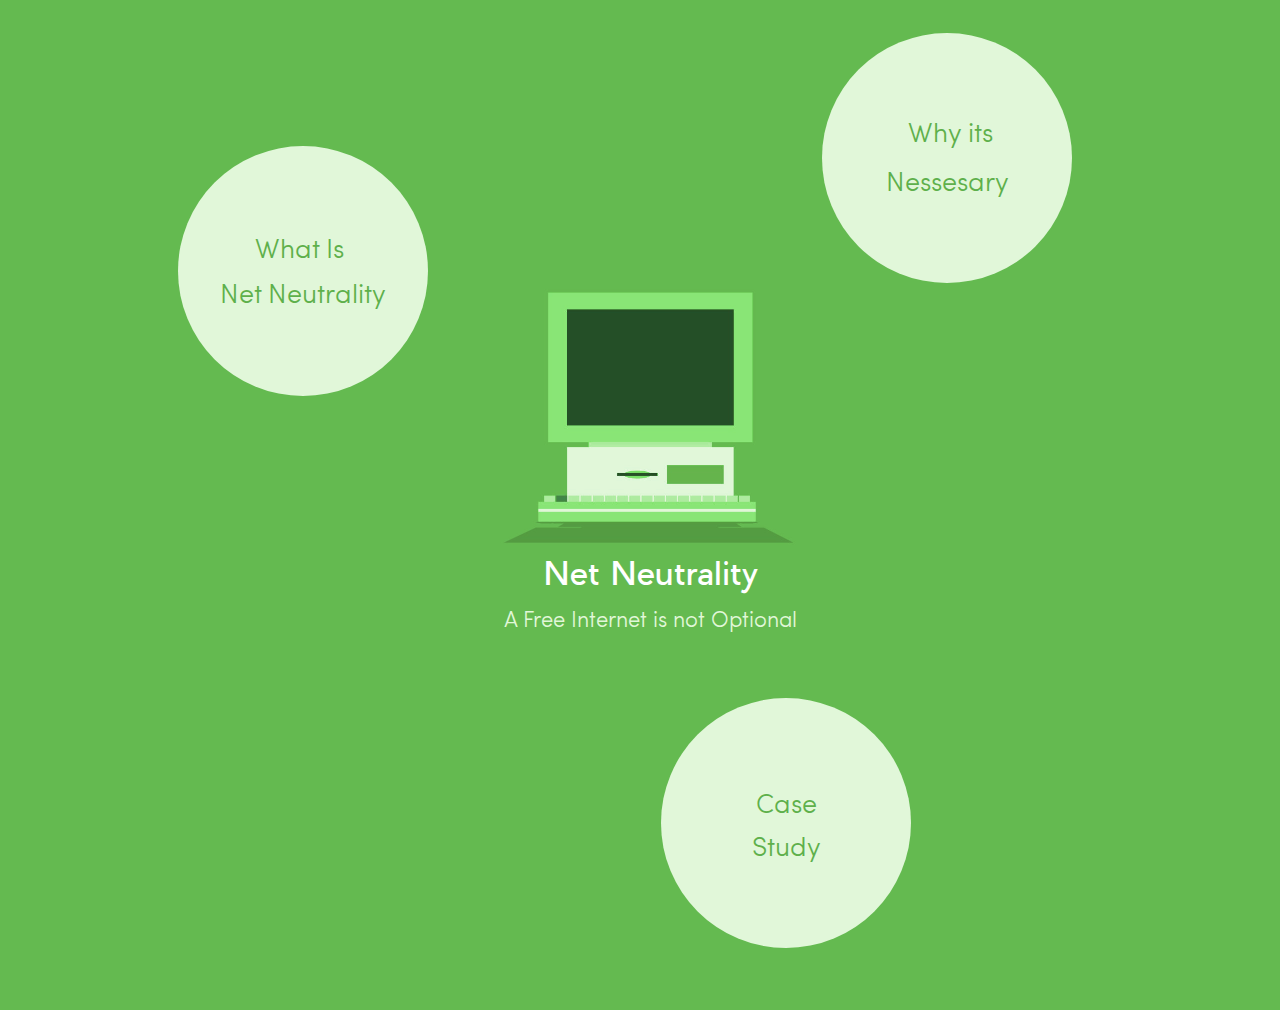
<file: index.html>
<!doctype html>
<html>
<head>
  <meta charset="utf-8">
  <meta name="viewport" content="initial-scale=1.0">
  <title>index</title>
  <link rel="stylesheet" href="css/standardize.css">
  <link rel="stylesheet" href="css/index-grid.css">
  <link rel="stylesheet" href="css/index.css">
<style>
@font-face {
    font-family: 'Pier Sans';
    src: url('/fonts/pier-regular-webfont.eot');
    src: url('/fonts/pier-regular-webfont.eot?#iefix') format('embedded-opentype'),
         url('/fonts/pier-regular-webfont.woff2') format('woff2'),
         url('/fonts/pier-regular-webfont.woff') format('woff'),
         url('/fonts/pier-regular-webfont.ttf') format('truetype'),
         url('/fonts/pier-regular-webfont.svg#pier_sansregular') format('svg');
}
@font-face {
    font-family: 400 2.105em/1.48 'Pier Sans';
    src: url('/fonts/pier-regular-webfont.eot');
    src: url('/fonts/pier-regular-webfont.eot?#iefix') format('embedded-opentype'),
         url('/fonts/pier-regular-webfont.woff2') format('woff2'),
         url('/fonts/pier-regular-webfont.woff') format('woff'),
         url('/fonts/pier-regular-webfont.ttf') format('truetype'),
         url('/fonts/pier-regular-webfont.svg#pier_sansregular') format('svg');
}
@font-face {
    font-family: 2.316em/1.38 PierSans;
    src: url('/fonts/pier-regular-webfont.eot');
    src: url('/fonts/pier-regular-webfont.eot?#iefix') format('embedded-opentype'),
         url('/fonts/pier-regular-webfont.woff2') format('woff2'),
         url('/fonts/pier-regular-webfont.woff') format('woff'),
         url('/fonts/pier-regular-webfont.ttf') format('truetype'),
         url('/fonts/pier-regular-webfont.svg#pier_sansregular') format('svg');
}
@font-face {
    font-family: PierSans;
    src: url('/fonts/pier-regular-webfont.eot');
    src: url('/fonts/pier-regular-webfont.eot?#iefix') format('embedded-opentype'),
         url('/fonts/pier-regular-webfont.woff2') format('woff2'),
         url('/fonts/pier-regular-webfont.woff') format('woff'),
         url('/fonts/pier-regular-webfont.ttf') format('truetype'),
         url('/fonts/pier-regular-webfont.svg#pier_sansregular') format('svg');
}
@font-face {
    font-family: PierSans-Bold;
    src: url('/fonts/pier-bold-webfont.eot');
    src: url('/fonts/pier-bold-webfont.eot?#iefix') format('embedded-opentype'),
         url('/fonts/pier-bold-webfont.woff2') format('woff2'),
         url('/fonts/pier-bold-webfont.woff') format('woff'),
         url('/fonts/pier-bold-webfont.ttf') format('truetype'),
         url('/fonts/pier-bold-webfont.svg#pier_sansbold') format('svg');

} 
@font-face {
    font: normal 1.688em/1.38 Avenir-Light;
    src: url('/fonts/SofiaProLight-webfont.eot');
    src: url('/fonts/SofiaProLight-webfont.eot?#iefix') format('embedded-opentype'),
         url('/fonts/SofiaProLight-webfont.woff2') format('woff2'),
         url('/fonts/SofiaProLight-webfont.woff') format('woff'),
         url('/fonts/SofiaProLight-webfont.ttf') format('truetype'),
         url('/fonts/SofiaProLight-webfont.svg#sofia_prolight') format('svg');

}

@font-face {
    font: normal 1.188em/1.68 Avenir-Light;
    src: url('/fonts/SofiaProLight-webfont.eot');
    src: url('/fonts/SofiaProLight-webfont.eot?#iefix') format('embedded-opentype'),
         url('/fonts/SofiaProLight-webfont.woff2') format('woff2'),
         url('/fonts/SofiaProLight-webfont.woff') format('woff'),
         url('/fonts/SofiaProLight-webfont.ttf') format('truetype'),
         url('/fonts/SofiaProLight-webfont.svg#sofia_prolight') format('svg');

}

@font-face {
    font: normal 1.563em/1.38 Avenir-Light;
    src: url('/fonts/SofiaProLight-webfont.eot');
    src: url('/fonts/SofiaProLight-webfont.eot?#iefix') format('embedded-opentype'),
         url('/fonts/SofiaProLight-webfont.woff2') format('woff2'),
         url('/fonts/SofiaProLight-webfont.woff') format('woff'),
         url('/fonts/SofiaProLight-webfont.ttf') format('truetype'),
         url('/fonts/SofiaProLight-webfont.svg#sofia_prolight') format('svg');

}
@font-face {
    font-family: Avenir-Light;
    src: url('/fonts/SofiaProLight-webfont.eot');
    src: url('/fonts/SofiaProLight-webfont.eot?#iefix') format('embedded-opentype'),
         url('/fonts/SofiaProLight-webfont.woff2') format('woff2'),
         url('/fonts/SofiaProLight-webfont.woff') format('woff'),
         url('/fonts/SofiaProLight-webfont.ttf') format('truetype'),
         url('/fonts/SofiaProLight-webfont.svg#sofia_prolight') format('svg');

}

@font-face {
    font: normal 2.188em/1.38 Avenir-Light;
    src: url('/fonts/SofiaProLight-webfont.eot');
    src: url('/fonts/SofiaProLight-webfont.eot?#iefix') format('embedded-opentype'),
         url('/fonts/SofiaProLight-webfont.woff2') format('woff2'),
         url('/fonts/SofiaProLight-webfont.woff') format('woff'),
         url('/fonts/SofiaProLight-webfont.ttf') format('truetype'),
         url('/fonts/SofiaProLight-webfont.svg#sofia_prolight') format('svg');
}

@font-face {
    font-family: SourceCodePro-Regular;
    src: url('/fonts/anonymous_pro-webfont.eot');
    src: url('/fonts/anonymous_pro-webfont.eot?#iefix') format('embedded-opentype'),
         url('/fonts/anonymous_pro-webfont.woff2') format('woff2'),
         url('/fonts/anonymous_pro-webfont.woff') format('woff'),
         url('/fonts/anonymous_pro-webfont.ttf') format('truetype'),
         url('/fonts/anonymous_pro-webfont.svg#anonymous_proregular') format('svg');
    font-weight: normal;
    font-style: normal;
}
@font-face {
    font: 1.16em/1.78 SourceCodePro-Regular;
    src: url('/fonts/anonymous_pro-webfont.eot');
    src: url('/fonts/anonymous_pro-webfont.eot?#iefix') format('embedded-opentype'),
         url('/fonts/anonymous_pro-webfont.woff2') format('woff2'),
         url('/fonts/anonymous_pro-webfont.woff') format('woff'),
         url('/fonts/anonymous_pro-webfont.ttf') format('truetype'),
         url('/fonts/anonymous_pro-webfont.svg#anonymous_proregular') format('svg');
    font-weight: normal;
    font-style: normal;
}
</style>
</head>
<body class="body page-index clearfix">
  <div class="container container-1 clearfix">
    <div onClick="window.location='what.html';" class="container container-2">
      <div class="text text-1">
        <p>What Is&nbsp;</p>
        <p>Net Neutrality</p>
</div>
    </div>
    <div class="container container-3">
      <p class="text text-2">A Free Internet is not Optional</p>
      <p class="text text-3">Net Neutrality</p>
      <img class="image" src="images/flat_old_computer_wallpaper_green_by_microfreaks-d89kzb8-305x289.png" data-rimage data-src="images/flat_old_computer_wallpaper_green_by_microfreaks-d89kzb8-305x289.png" data-srcat2x="images/flat_old_computer_wallpaper_green_by_microfreaks-d89kzb8-305x289@2x.png">
    </div>
    <div onClick="window.location='why.html';" class="container container-4">
      <div class="text text-4">
        <p>&nbsp;Why its</p>
        <p>Nessesary</p>
</div>
    </div>
    <div onClick="window.location='examples.html';" class="container container-5">
      <p class="text text-5">Case Study</p>
    </div>
  </div>

  <script src="js/jquery-min.js"></script>
  <script src="js/rimages.js"></script>
</body>
</html>
</file>
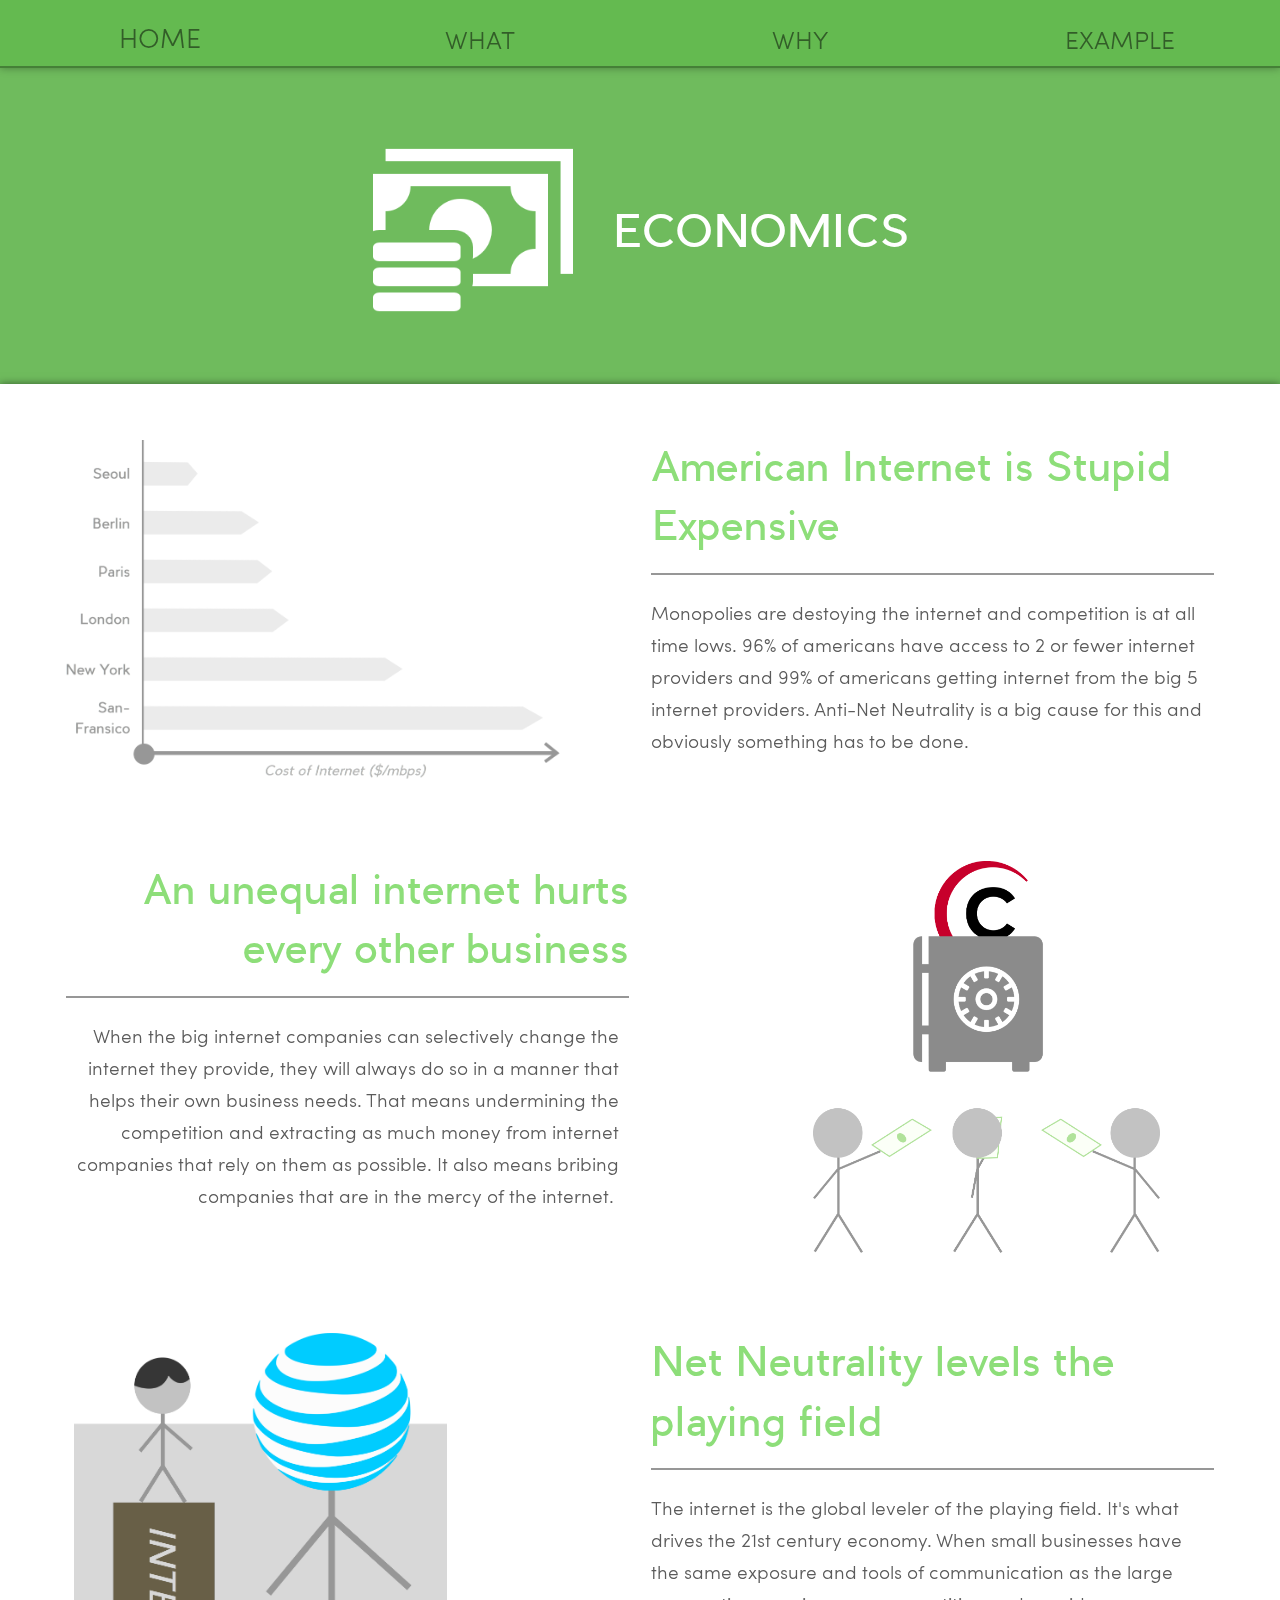
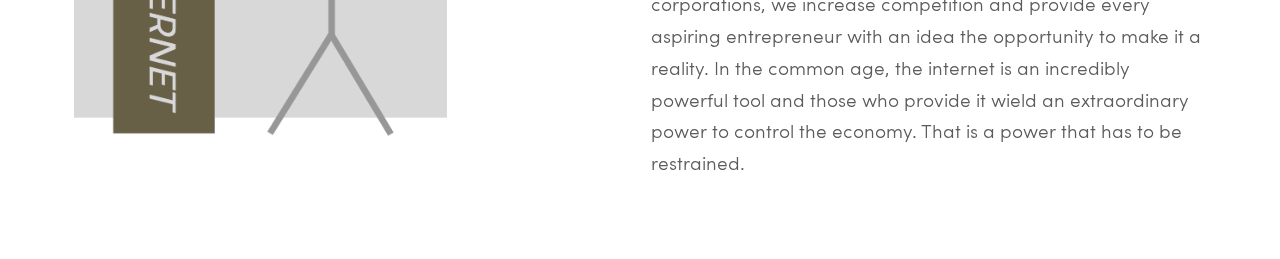
<file: economics.html>
<!doctype html>
<html>
<head>
  <meta charset="utf-8">
  <meta name="viewport" content="initial-scale=1.0">
  <title>economics</title>
  <link rel="stylesheet" href="css/standardize.css">
  <link rel="stylesheet" href="css/economics-grid.css">
  <link rel="stylesheet" href="css/economics.css">
<style>
@font-face {
    font-family: 'Pier Sans';
    src: url('/fonts/pier-regular-webfont.eot');
    src: url('/fonts/pier-regular-webfont.eot?#iefix') format('embedded-opentype'),
         url('/fonts/pier-regular-webfont.woff2') format('woff2'),
         url('/fonts/pier-regular-webfont.woff') format('woff'),
         url('/fonts/pier-regular-webfont.ttf') format('truetype'),
         url('/fonts/pier-regular-webfont.svg#pier_sansregular') format('svg');
}
@font-face {
    font-family: 400 2.105em/1.48 'Pier Sans';
    src: url('/fonts/pier-regular-webfont.eot');
    src: url('/fonts/pier-regular-webfont.eot?#iefix') format('embedded-opentype'),
         url('/fonts/pier-regular-webfont.woff2') format('woff2'),
         url('/fonts/pier-regular-webfont.woff') format('woff'),
         url('/fonts/pier-regular-webfont.ttf') format('truetype'),
         url('/fonts/pier-regular-webfont.svg#pier_sansregular') format('svg');
}
@font-face {
    font-family: 2.316em/1.38 PierSans;
    src: url('/fonts/pier-regular-webfont.eot');
    src: url('/fonts/pier-regular-webfont.eot?#iefix') format('embedded-opentype'),
         url('/fonts/pier-regular-webfont.woff2') format('woff2'),
         url('/fonts/pier-regular-webfont.woff') format('woff'),
         url('/fonts/pier-regular-webfont.ttf') format('truetype'),
         url('/fonts/pier-regular-webfont.svg#pier_sansregular') format('svg');
}
@font-face {
    font-family: PierSans;
    src: url('/fonts/pier-regular-webfont.eot');
    src: url('/fonts/pier-regular-webfont.eot?#iefix') format('embedded-opentype'),
         url('/fonts/pier-regular-webfont.woff2') format('woff2'),
         url('/fonts/pier-regular-webfont.woff') format('woff'),
         url('/fonts/pier-regular-webfont.ttf') format('truetype'),
         url('/fonts/pier-regular-webfont.svg#pier_sansregular') format('svg');
}
@font-face {
    font-family: PierSans-Bold;
    src: url('/fonts/pier-bold-webfont.eot');
    src: url('/fonts/pier-bold-webfont.eot?#iefix') format('embedded-opentype'),
         url('/fonts/pier-bold-webfont.woff2') format('woff2'),
         url('/fonts/pier-bold-webfont.woff') format('woff'),
         url('/fonts/pier-bold-webfont.ttf') format('truetype'),
         url('/fonts/pier-bold-webfont.svg#pier_sansbold') format('svg');

} 
@font-face {
    font: normal 1.688em/1.38 Avenir-Light;
    src: url('/fonts/SofiaProLight-webfont.eot');
    src: url('/fonts/SofiaProLight-webfont.eot?#iefix') format('embedded-opentype'),
         url('/fonts/SofiaProLight-webfont.woff2') format('woff2'),
         url('/fonts/SofiaProLight-webfont.woff') format('woff'),
         url('/fonts/SofiaProLight-webfont.ttf') format('truetype'),
         url('/fonts/SofiaProLight-webfont.svg#sofia_prolight') format('svg');

}

@font-face {
    font: normal 1.188em/1.68 Avenir-Light;
    src: url('/fonts/SofiaProLight-webfont.eot');
    src: url('/fonts/SofiaProLight-webfont.eot?#iefix') format('embedded-opentype'),
         url('/fonts/SofiaProLight-webfont.woff2') format('woff2'),
         url('/fonts/SofiaProLight-webfont.woff') format('woff'),
         url('/fonts/SofiaProLight-webfont.ttf') format('truetype'),
         url('/fonts/SofiaProLight-webfont.svg#sofia_prolight') format('svg');

}

@font-face {
    font: normal 1.563em/1.38 Avenir-Light;
    src: url('/fonts/SofiaProLight-webfont.eot');
    src: url('/fonts/SofiaProLight-webfont.eot?#iefix') format('embedded-opentype'),
         url('/fonts/SofiaProLight-webfont.woff2') format('woff2'),
         url('/fonts/SofiaProLight-webfont.woff') format('woff'),
         url('/fonts/SofiaProLight-webfont.ttf') format('truetype'),
         url('/fonts/SofiaProLight-webfont.svg#sofia_prolight') format('svg');

}
@font-face {
    font-family: Avenir-Light;
    src: url('/fonts/SofiaProLight-webfont.eot');
    src: url('/fonts/SofiaProLight-webfont.eot?#iefix') format('embedded-opentype'),
         url('/fonts/SofiaProLight-webfont.woff2') format('woff2'),
         url('/fonts/SofiaProLight-webfont.woff') format('woff'),
         url('/fonts/SofiaProLight-webfont.ttf') format('truetype'),
         url('/fonts/SofiaProLight-webfont.svg#sofia_prolight') format('svg');

}

@font-face {
    font: normal 2.188em/1.38 Avenir-Light;
    src: url('/fonts/SofiaProLight-webfont.eot');
    src: url('/fonts/SofiaProLight-webfont.eot?#iefix') format('embedded-opentype'),
         url('/fonts/SofiaProLight-webfont.woff2') format('woff2'),
         url('/fonts/SofiaProLight-webfont.woff') format('woff'),
         url('/fonts/SofiaProLight-webfont.ttf') format('truetype'),
         url('/fonts/SofiaProLight-webfont.svg#sofia_prolight') format('svg');
}

@font-face {
    font-family: SourceCodePro-Regular;
    src: url('/fonts/anonymous_pro-webfont.eot');
    src: url('/fonts/anonymous_pro-webfont.eot?#iefix') format('embedded-opentype'),
         url('/fonts/anonymous_pro-webfont.woff2') format('woff2'),
         url('/fonts/anonymous_pro-webfont.woff') format('woff'),
         url('/fonts/anonymous_pro-webfont.ttf') format('truetype'),
         url('/fonts/anonymous_pro-webfont.svg#anonymous_proregular') format('svg');
    font-weight: normal;
    font-style: normal;
}
@font-face {
    font: 1.16em/1.78 SourceCodePro-Regular;
    src: url('/fonts/anonymous_pro-webfont.eot');
    src: url('/fonts/anonymous_pro-webfont.eot?#iefix') format('embedded-opentype'),
         url('/fonts/anonymous_pro-webfont.woff2') format('woff2'),
         url('/fonts/anonymous_pro-webfont.woff') format('woff'),
         url('/fonts/anonymous_pro-webfont.ttf') format('truetype'),
         url('/fonts/anonymous_pro-webfont.svg#anonymous_proregular') format('svg');
    font-weight: normal;
    font-style: normal;
}
</style>
</head>
<body class="body page-economics clearfix">
  <button onClick="window.location='examples.html';" class="_button _button-1">EXAMPLE</button>
  <button onClick="window.location='why.html';" class="_button _button-2">WHY</button>
  <button onClick="window.location='what.html';" class="_button _button-3">WHAT</button>
  <button onClick="window.location='index.html';" class="_button _button-4">HOME</button>
  <div class="container container-1"></div>
  <div class="container container-2 clearfix">
    <div class="element element-1"></div>
    <p class="text text-1">ECONOMICS</p>
  </div>
  <div class="element element-2 clearfix">
    <div class="container container-3 clearfix">
      <div class="element element-3"></div>
      <div class="container container-4 clearfix">
        <p class="text text-2">American Internet is Stupid Expensive</p>
        <p class="text text-3">Monopolies are destoying the internet and competition is at all time lows. 96% of americans have access to 2 or fewer internet providers and 99% of americans getting internet from the big 5 internet providers. Anti-Net Neutrality is a big cause for this and obviously something has to be done.</p>
      </div>
    </div>
    <div class="container container-5 clearfix">
      <p class="text text-4">An unequal internet hurts every other business</p>
      <p class="text text-5">When the big internet companies can selectively change the internet they provide, they will always do so in a manner that helps their own business needs. That means undermining the competition and extracting as much money from internet companies that rely on them as possible. It also means bribing companies that are in the mercy of the internet.&nbsp;</p>
      <div class="element element-4"></div>
    </div>
    <div class="container container-6 clearfix">
      <div class="element element-5"></div>
      <div class="container container-7 clearfix">
        <p class="text text-6">Net Neutrality levels the playing field</p>
        <p class="text text-7">The internet is the global leveler of the playing field. It's what drives the 21st century economy. When small businesses have the same exposure and tools of communication as the large corporations, we increase competition and provide every aspiring entrepreneur with an idea the opportunity to make it a reality. In the common age, the internet is an incredibly powerful tool and those who provide it wield an extraordinary power to control the economy. That is a power that has to be restrained. </p>
      </div>
    </div>
  </div>

  <script src="js/jquery-min.js"></script>
</body>
</html>
</file>
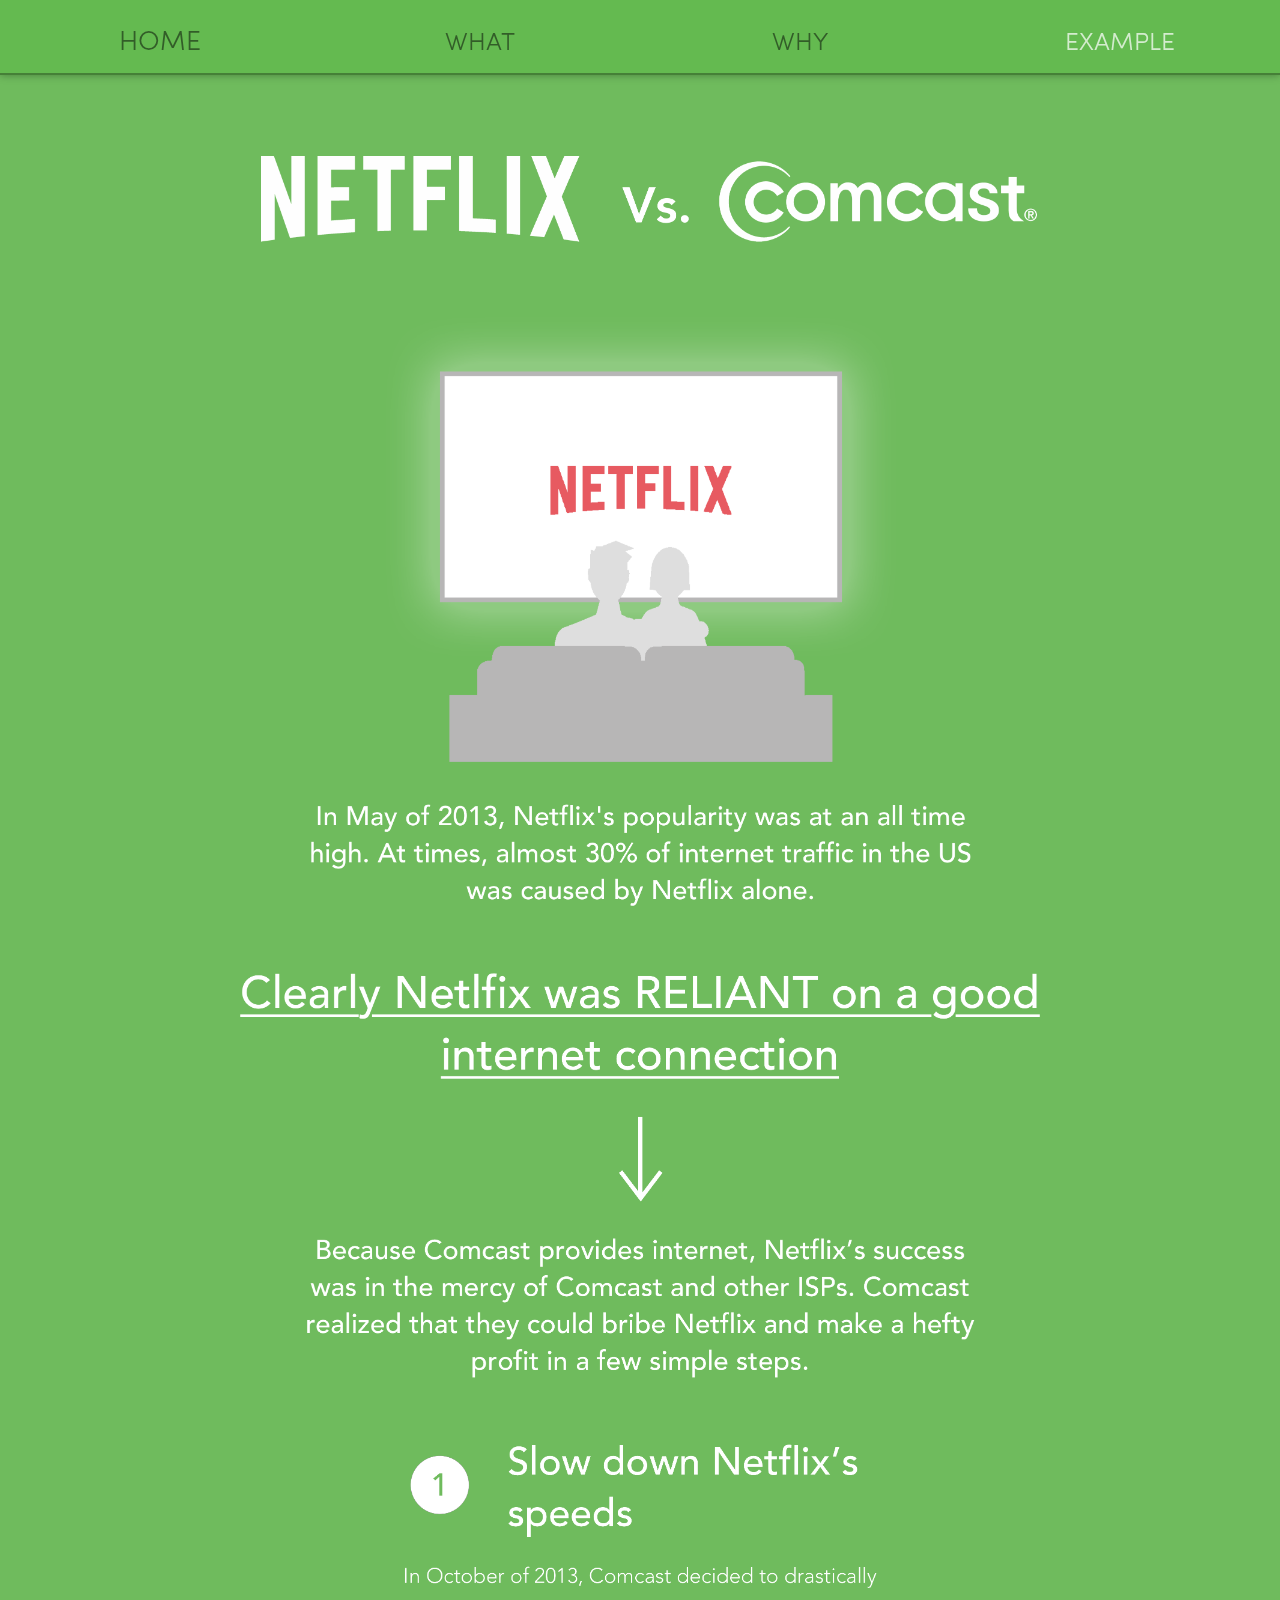
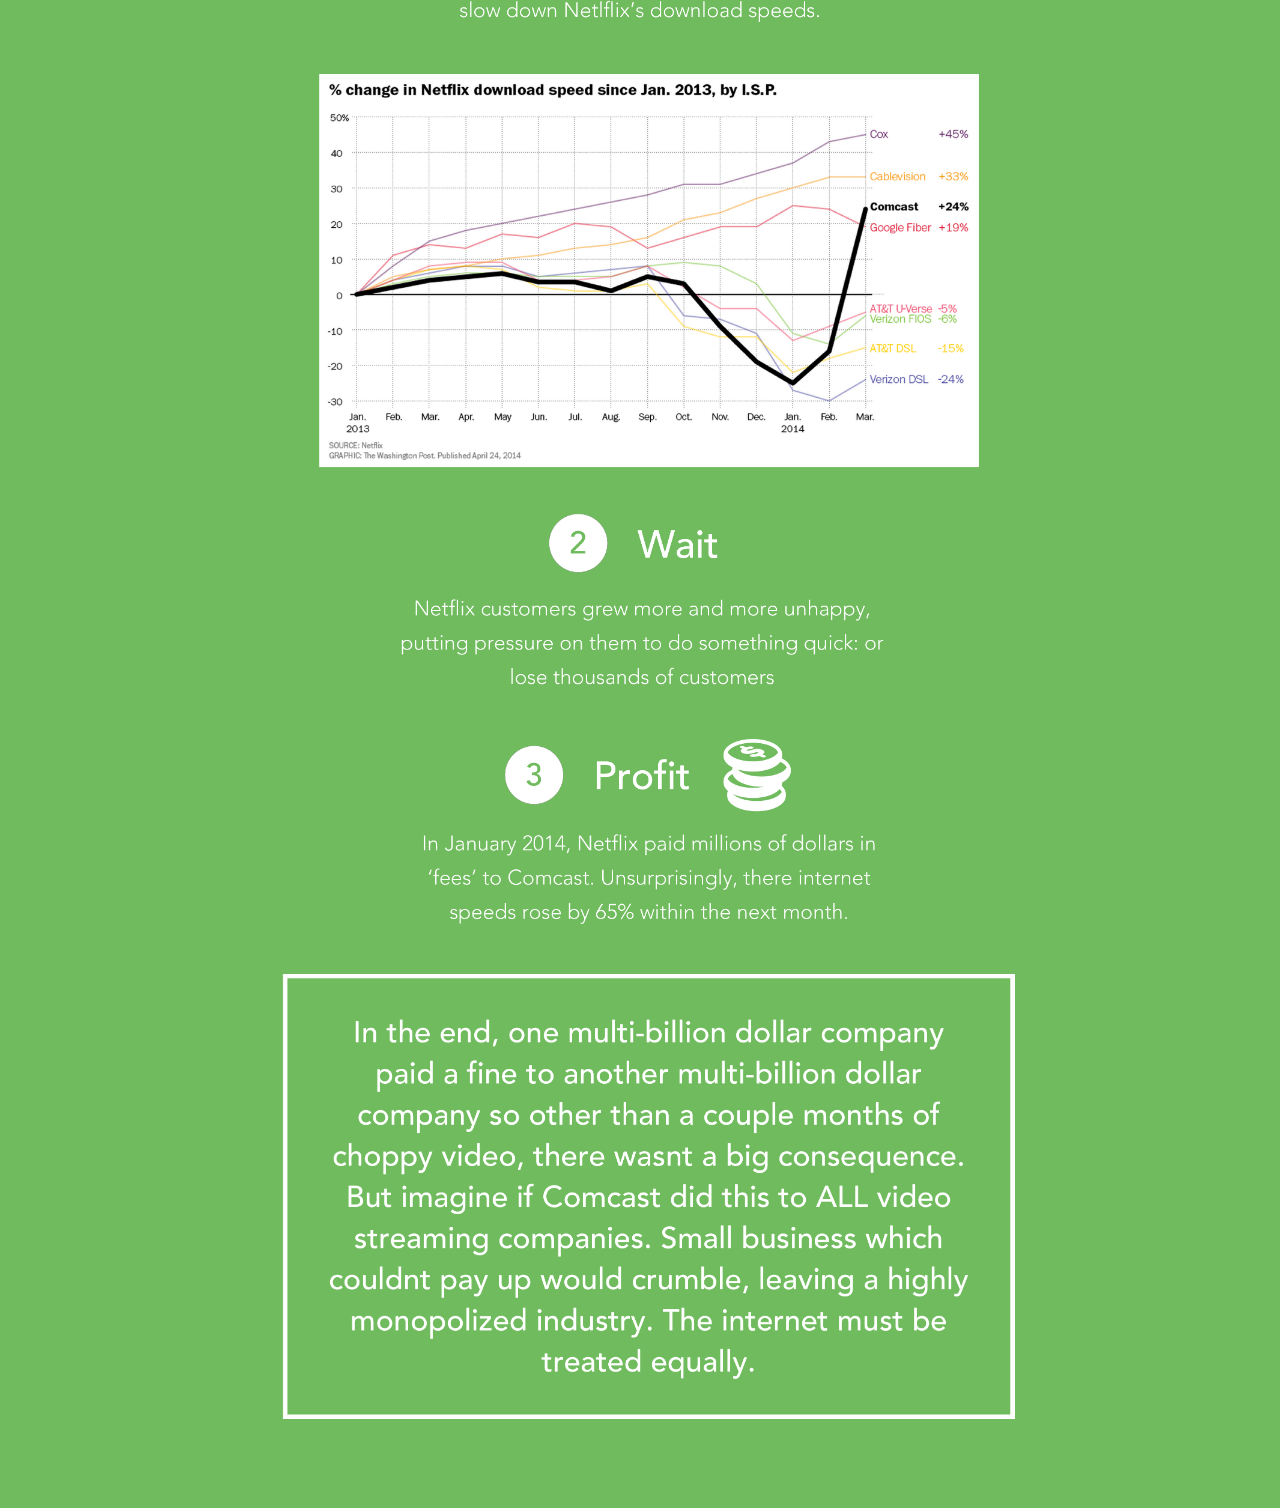
<file: examples.html>
<!doctype html>
<html>
<head>
  <meta charset="utf-8">
  <meta name="viewport" content="initial-scale=1.0">
  <title>examples</title>
  <link rel="stylesheet" href="css/standardize.css">
  <link rel="stylesheet" href="css/examples-grid.css">
  <link rel="stylesheet" href="css/examples.css">
<style>
@font-face {
    font-family: 'Pier Sans';
    src: url('/fonts/pier-regular-webfont.eot');
    src: url('/fonts/pier-regular-webfont.eot?#iefix') format('embedded-opentype'),
         url('/fonts/pier-regular-webfont.woff2') format('woff2'),
         url('/fonts/pier-regular-webfont.woff') format('woff'),
         url('/fonts/pier-regular-webfont.ttf') format('truetype'),
         url('/fonts/pier-regular-webfont.svg#pier_sansregular') format('svg');
}
@font-face {
    font-family: 400 2.105em/1.48 'Pier Sans';
    src: url('/fonts/pier-regular-webfont.eot');
    src: url('/fonts/pier-regular-webfont.eot?#iefix') format('embedded-opentype'),
         url('/fonts/pier-regular-webfont.woff2') format('woff2'),
         url('/fonts/pier-regular-webfont.woff') format('woff'),
         url('/fonts/pier-regular-webfont.ttf') format('truetype'),
         url('/fonts/pier-regular-webfont.svg#pier_sansregular') format('svg');
}
@font-face {
    font-family: 2.316em/1.38 PierSans;
    src: url('/fonts/pier-regular-webfont.eot');
    src: url('/fonts/pier-regular-webfont.eot?#iefix') format('embedded-opentype'),
         url('/fonts/pier-regular-webfont.woff2') format('woff2'),
         url('/fonts/pier-regular-webfont.woff') format('woff'),
         url('/fonts/pier-regular-webfont.ttf') format('truetype'),
         url('/fonts/pier-regular-webfont.svg#pier_sansregular') format('svg');
}
@font-face {
    font-family: PierSans;
    src: url('/fonts/pier-regular-webfont.eot');
    src: url('/fonts/pier-regular-webfont.eot?#iefix') format('embedded-opentype'),
         url('/fonts/pier-regular-webfont.woff2') format('woff2'),
         url('/fonts/pier-regular-webfont.woff') format('woff'),
         url('/fonts/pier-regular-webfont.ttf') format('truetype'),
         url('/fonts/pier-regular-webfont.svg#pier_sansregular') format('svg');
}
@font-face {
    font-family: PierSans-Bold;
    src: url('/fonts/pier-bold-webfont.eot');
    src: url('/fonts/pier-bold-webfont.eot?#iefix') format('embedded-opentype'),
         url('/fonts/pier-bold-webfont.woff2') format('woff2'),
         url('/fonts/pier-bold-webfont.woff') format('woff'),
         url('/fonts/pier-bold-webfont.ttf') format('truetype'),
         url('/fonts/pier-bold-webfont.svg#pier_sansbold') format('svg');

} 
@font-face {
    font: normal 1.688em/1.38 Avenir-Light;
    src: url('/fonts/SofiaProLight-webfont.eot');
    src: url('/fonts/SofiaProLight-webfont.eot?#iefix') format('embedded-opentype'),
         url('/fonts/SofiaProLight-webfont.woff2') format('woff2'),
         url('/fonts/SofiaProLight-webfont.woff') format('woff'),
         url('/fonts/SofiaProLight-webfont.ttf') format('truetype'),
         url('/fonts/SofiaProLight-webfont.svg#sofia_prolight') format('svg');

}

@font-face {
    font: normal 1.188em/1.68 Avenir-Light;
    src: url('/fonts/SofiaProLight-webfont.eot');
    src: url('/fonts/SofiaProLight-webfont.eot?#iefix') format('embedded-opentype'),
         url('/fonts/SofiaProLight-webfont.woff2') format('woff2'),
         url('/fonts/SofiaProLight-webfont.woff') format('woff'),
         url('/fonts/SofiaProLight-webfont.ttf') format('truetype'),
         url('/fonts/SofiaProLight-webfont.svg#sofia_prolight') format('svg');

}

@font-face {
    font: normal 1.563em/1.38 Avenir-Light;
    src: url('/fonts/SofiaProLight-webfont.eot');
    src: url('/fonts/SofiaProLight-webfont.eot?#iefix') format('embedded-opentype'),
         url('/fonts/SofiaProLight-webfont.woff2') format('woff2'),
         url('/fonts/SofiaProLight-webfont.woff') format('woff'),
         url('/fonts/SofiaProLight-webfont.ttf') format('truetype'),
         url('/fonts/SofiaProLight-webfont.svg#sofia_prolight') format('svg');

}
@font-face {
    font-family: Avenir-Light;
    src: url('/fonts/SofiaProLight-webfont.eot');
    src: url('/fonts/SofiaProLight-webfont.eot?#iefix') format('embedded-opentype'),
         url('/fonts/SofiaProLight-webfont.woff2') format('woff2'),
         url('/fonts/SofiaProLight-webfont.woff') format('woff'),
         url('/fonts/SofiaProLight-webfont.ttf') format('truetype'),
         url('/fonts/SofiaProLight-webfont.svg#sofia_prolight') format('svg');

}

@font-face {
    font: normal 2.188em/1.38 Avenir-Light;
    src: url('/fonts/SofiaProLight-webfont.eot');
    src: url('/fonts/SofiaProLight-webfont.eot?#iefix') format('embedded-opentype'),
         url('/fonts/SofiaProLight-webfont.woff2') format('woff2'),
         url('/fonts/SofiaProLight-webfont.woff') format('woff'),
         url('/fonts/SofiaProLight-webfont.ttf') format('truetype'),
         url('/fonts/SofiaProLight-webfont.svg#sofia_prolight') format('svg');
}

@font-face {
    font-family: SourceCodePro-Regular;
    src: url('/fonts/anonymous_pro-webfont.eot');
    src: url('/fonts/anonymous_pro-webfont.eot?#iefix') format('embedded-opentype'),
         url('/fonts/anonymous_pro-webfont.woff2') format('woff2'),
         url('/fonts/anonymous_pro-webfont.woff') format('woff'),
         url('/fonts/anonymous_pro-webfont.ttf') format('truetype'),
         url('/fonts/anonymous_pro-webfont.svg#anonymous_proregular') format('svg');
    font-weight: normal;
    font-style: normal;
}
@font-face {
    font: 1.16em/1.78 SourceCodePro-Regular;
    src: url('/fonts/anonymous_pro-webfont.eot');
    src: url('/fonts/anonymous_pro-webfont.eot?#iefix') format('embedded-opentype'),
         url('/fonts/anonymous_pro-webfont.woff2') format('woff2'),
         url('/fonts/anonymous_pro-webfont.woff') format('woff'),
         url('/fonts/anonymous_pro-webfont.ttf') format('truetype'),
         url('/fonts/anonymous_pro-webfont.svg#anonymous_proregular') format('svg');
    font-weight: normal;
    font-style: normal;
}
</style>
</head>
<body class="body page-examples clearfix">
  <button onClick="window.location='examples.html';" class="_button _button-1">EXAMPLE</button>
  <button onClick="window.location='why.html';" class="_button _button-2">WHY</button>
  <button onClick="window.location='what.html';" class="_button _button-3">WHAT</button>
  <button onClick="window.location='index.html';" class="_button _button-4">HOME</button>
  <div class="container"></div>
  <div class="element element-1"></div>
  <div class="element element-2"></div>

  <script src="js/jquery-min.js"></script>
</body>
</html>
</file>
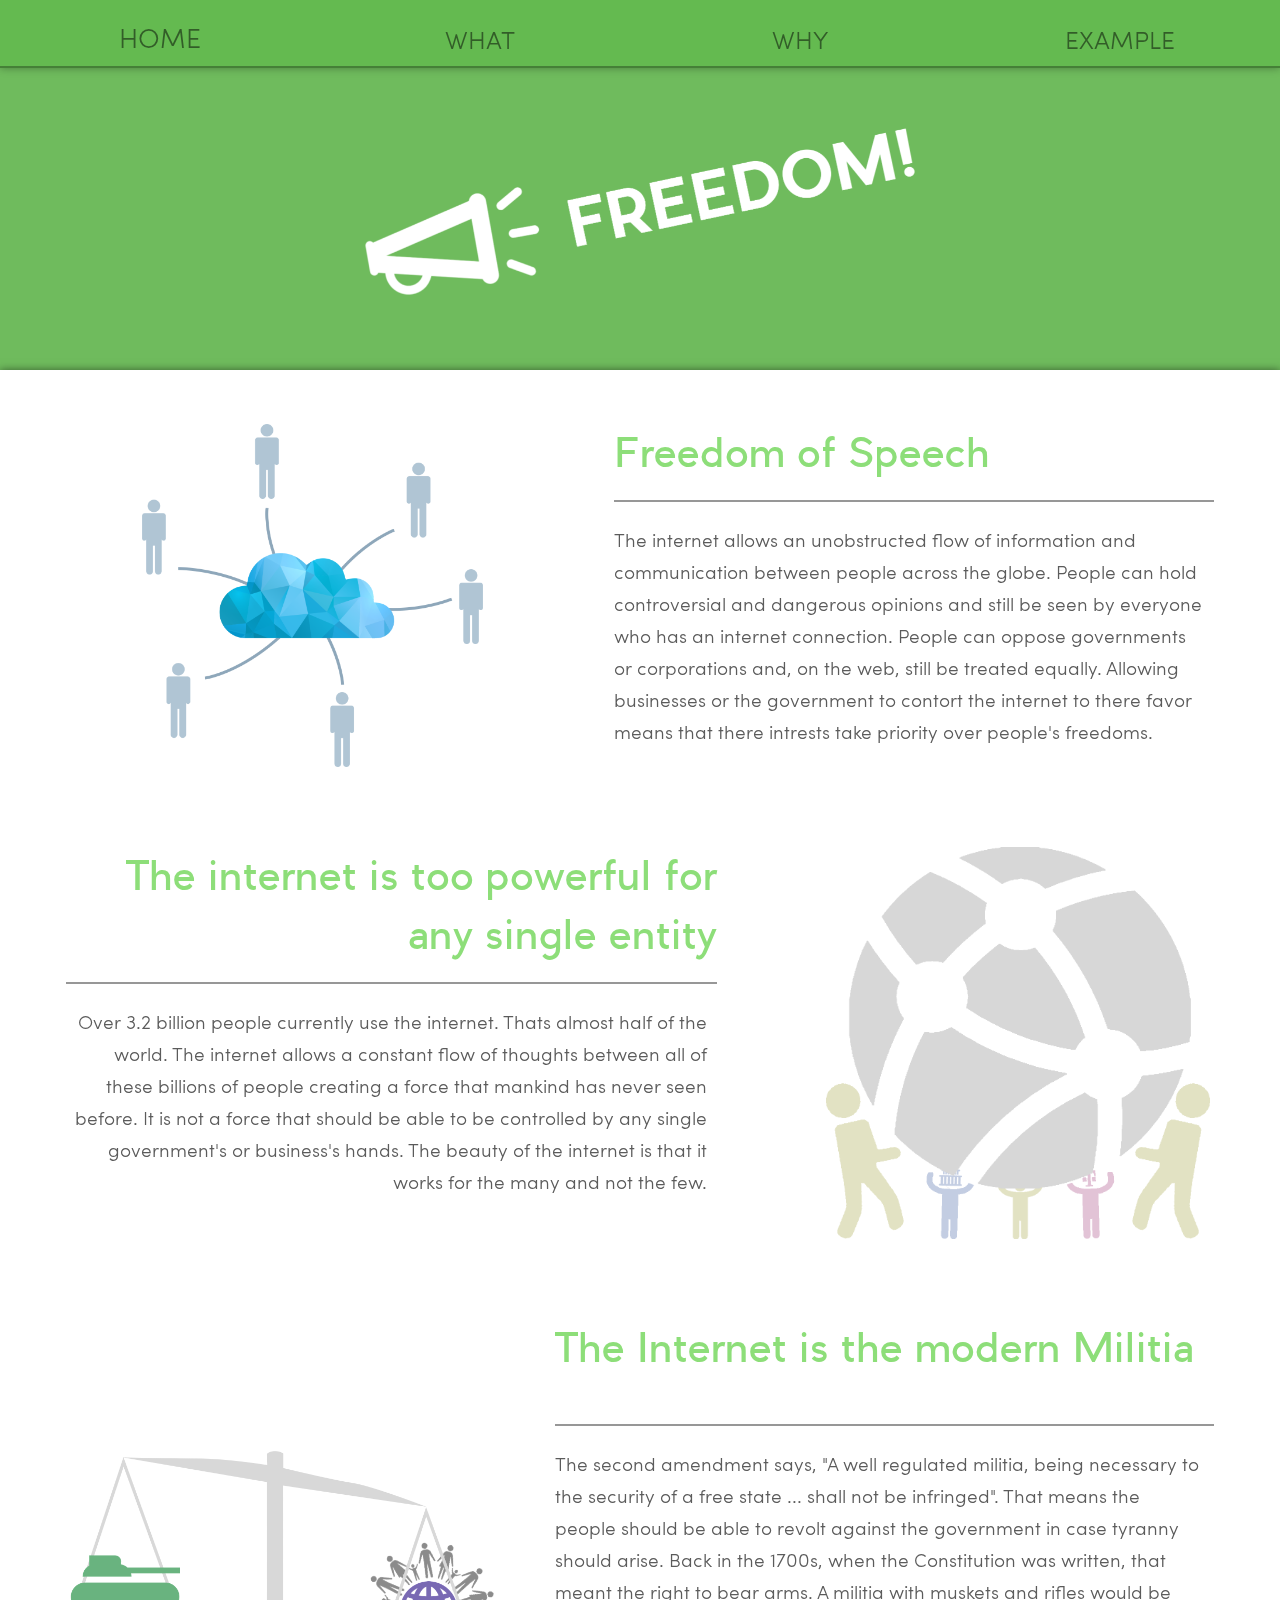
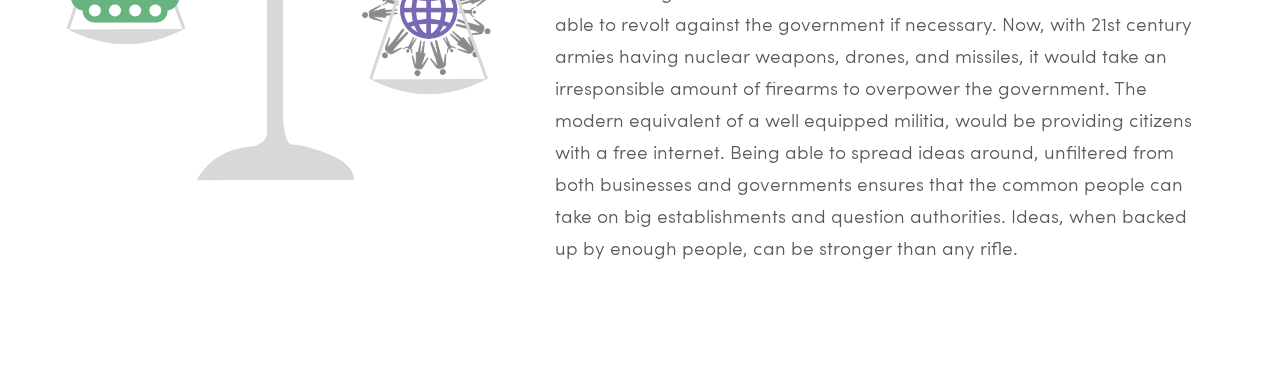
<file: freedom.html>
<!doctype html>
<html>
<head>
  <meta charset="utf-8">
  <meta name="viewport" content="initial-scale=1.0">
  <title>freedom</title>
  <link rel="stylesheet" href="css/standardize.css">
  <link rel="stylesheet" href="css/freedom-grid.css">
  <link rel="stylesheet" href="css/freedom.css">
<style>
@font-face {
    font-family: 'Pier Sans';
    src: url('/fonts/pier-regular-webfont.eot');
    src: url('/fonts/pier-regular-webfont.eot?#iefix') format('embedded-opentype'),
         url('/fonts/pier-regular-webfont.woff2') format('woff2'),
         url('/fonts/pier-regular-webfont.woff') format('woff'),
         url('/fonts/pier-regular-webfont.ttf') format('truetype'),
         url('/fonts/pier-regular-webfont.svg#pier_sansregular') format('svg');
}
@font-face {
    font-family: 400 2.105em/1.48 'Pier Sans';
    src: url('/fonts/pier-regular-webfont.eot');
    src: url('/fonts/pier-regular-webfont.eot?#iefix') format('embedded-opentype'),
         url('/fonts/pier-regular-webfont.woff2') format('woff2'),
         url('/fonts/pier-regular-webfont.woff') format('woff'),
         url('/fonts/pier-regular-webfont.ttf') format('truetype'),
         url('/fonts/pier-regular-webfont.svg#pier_sansregular') format('svg');
}
@font-face {
    font-family: 2.316em/1.38 PierSans;
    src: url('/fonts/pier-regular-webfont.eot');
    src: url('/fonts/pier-regular-webfont.eot?#iefix') format('embedded-opentype'),
         url('/fonts/pier-regular-webfont.woff2') format('woff2'),
         url('/fonts/pier-regular-webfont.woff') format('woff'),
         url('/fonts/pier-regular-webfont.ttf') format('truetype'),
         url('/fonts/pier-regular-webfont.svg#pier_sansregular') format('svg');
}
@font-face {
    font-family: PierSans;
    src: url('/fonts/pier-regular-webfont.eot');
    src: url('/fonts/pier-regular-webfont.eot?#iefix') format('embedded-opentype'),
         url('/fonts/pier-regular-webfont.woff2') format('woff2'),
         url('/fonts/pier-regular-webfont.woff') format('woff'),
         url('/fonts/pier-regular-webfont.ttf') format('truetype'),
         url('/fonts/pier-regular-webfont.svg#pier_sansregular') format('svg');
}
@font-face {
    font-family: PierSans-Bold;
    src: url('/fonts/pier-bold-webfont.eot');
    src: url('/fonts/pier-bold-webfont.eot?#iefix') format('embedded-opentype'),
         url('/fonts/pier-bold-webfont.woff2') format('woff2'),
         url('/fonts/pier-bold-webfont.woff') format('woff'),
         url('/fonts/pier-bold-webfont.ttf') format('truetype'),
         url('/fonts/pier-bold-webfont.svg#pier_sansbold') format('svg');

} 
@font-face {
    font: normal 1.688em/1.38 Avenir-Light;
    src: url('/fonts/SofiaProLight-webfont.eot');
    src: url('/fonts/SofiaProLight-webfont.eot?#iefix') format('embedded-opentype'),
         url('/fonts/SofiaProLight-webfont.woff2') format('woff2'),
         url('/fonts/SofiaProLight-webfont.woff') format('woff'),
         url('/fonts/SofiaProLight-webfont.ttf') format('truetype'),
         url('/fonts/SofiaProLight-webfont.svg#sofia_prolight') format('svg');

}

@font-face {
    font: normal 1.188em/1.68 Avenir-Light;
    src: url('/fonts/SofiaProLight-webfont.eot');
    src: url('/fonts/SofiaProLight-webfont.eot?#iefix') format('embedded-opentype'),
         url('/fonts/SofiaProLight-webfont.woff2') format('woff2'),
         url('/fonts/SofiaProLight-webfont.woff') format('woff'),
         url('/fonts/SofiaProLight-webfont.ttf') format('truetype'),
         url('/fonts/SofiaProLight-webfont.svg#sofia_prolight') format('svg');

}

@font-face {
    font: normal 1.563em/1.38 Avenir-Light;
    src: url('/fonts/SofiaProLight-webfont.eot');
    src: url('/fonts/SofiaProLight-webfont.eot?#iefix') format('embedded-opentype'),
         url('/fonts/SofiaProLight-webfont.woff2') format('woff2'),
         url('/fonts/SofiaProLight-webfont.woff') format('woff'),
         url('/fonts/SofiaProLight-webfont.ttf') format('truetype'),
         url('/fonts/SofiaProLight-webfont.svg#sofia_prolight') format('svg');

}
@font-face {
    font-family: Avenir-Light;
    src: url('/fonts/SofiaProLight-webfont.eot');
    src: url('/fonts/SofiaProLight-webfont.eot?#iefix') format('embedded-opentype'),
         url('/fonts/SofiaProLight-webfont.woff2') format('woff2'),
         url('/fonts/SofiaProLight-webfont.woff') format('woff'),
         url('/fonts/SofiaProLight-webfont.ttf') format('truetype'),
         url('/fonts/SofiaProLight-webfont.svg#sofia_prolight') format('svg');

}

@font-face {
    font: normal 2.188em/1.38 Avenir-Light;
    src: url('/fonts/SofiaProLight-webfont.eot');
    src: url('/fonts/SofiaProLight-webfont.eot?#iefix') format('embedded-opentype'),
         url('/fonts/SofiaProLight-webfont.woff2') format('woff2'),
         url('/fonts/SofiaProLight-webfont.woff') format('woff'),
         url('/fonts/SofiaProLight-webfont.ttf') format('truetype'),
         url('/fonts/SofiaProLight-webfont.svg#sofia_prolight') format('svg');
}

@font-face {
    font-family: SourceCodePro-Regular;
    src: url('/fonts/anonymous_pro-webfont.eot');
    src: url('/fonts/anonymous_pro-webfont.eot?#iefix') format('embedded-opentype'),
         url('/fonts/anonymous_pro-webfont.woff2') format('woff2'),
         url('/fonts/anonymous_pro-webfont.woff') format('woff'),
         url('/fonts/anonymous_pro-webfont.ttf') format('truetype'),
         url('/fonts/anonymous_pro-webfont.svg#anonymous_proregular') format('svg');
    font-weight: normal;
    font-style: normal;
}
@font-face {
    font: 1.16em/1.78 SourceCodePro-Regular;
    src: url('/fonts/anonymous_pro-webfont.eot');
    src: url('/fonts/anonymous_pro-webfont.eot?#iefix') format('embedded-opentype'),
         url('/fonts/anonymous_pro-webfont.woff2') format('woff2'),
         url('/fonts/anonymous_pro-webfont.woff') format('woff'),
         url('/fonts/anonymous_pro-webfont.ttf') format('truetype'),
         url('/fonts/anonymous_pro-webfont.svg#anonymous_proregular') format('svg');
    font-weight: normal;
    font-style: normal;
}
</style>
</head>
<body class="body page-freedom clearfix">
  <button onClick="window.location='examples.html';" class="_button _button-1">EXAMPLE</button>
  <button onClick="window.location='why.html';" class="_button _button-2">WHY</button>
  <button onClick="window.location='what.html';" class="_button _button-3">WHAT</button>
  <button onClick="window.location='index.html';" class="_button _button-4">HOME</button>
  <div class="container container-1"></div>
  <div class="element element-1"></div>
  <div class="element element-2 clearfix">
    <div class="container container-2 clearfix">
      <div class="element element-3"></div>
      <div class="container container-3 clearfix">
        <p class="text text-1">Freedom of Speech</p>
        <p class="text text-2">The internet allows an unobstructed flow of information and communication between people across the globe. People can hold controversial and dangerous opinions and still be seen by everyone who has an internet connection. People can oppose governments or corporations and, on the web, still be treated equally. Allowing businesses or the government to contort the internet to there favor means that there intrests take priority over people's freedoms.</p>
      </div>
    </div>
    <div class="container container-4 clearfix">
      <p class="text text-3">The internet is too powerful for any single entity</p>
      <p class="text text-4">Over 3.2 billion people currently use the internet. Thats almost half of the world. The internet allows a constant flow of thoughts between all of these billions of people creating a force that mankind has never seen before. It is not a force that should be able to be controlled by any single government's or business's hands. The beauty of the internet is that it works for the many and not the few.</p>
      <div class="element element-4"></div>
    </div>
    <div class="container container-5 clearfix">
      <div class="element element-5"></div>
      <div class="container container-6 clearfix">
        <p class="text text-5">The Internet is the modern Militia</p>
        <p class="text text-6">The second amendment says, "A well regulated militia, being necessary to the security of a free state ... shall not be infringed". That means the people should be able to revolt against the government in case tyranny should arise. Back in the 1700s, when the Constitution was written, that meant the right to bear arms. A militia with muskets and rifles would be able to revolt against the government if necessary. Now, with 21st century armies having nuclear weapons, drones, and missiles, it would take an irresponsible amount of firearms to overpower the government. The modern equivalent of a well equipped militia, would be providing citizens with a free internet. Being able to spread ideas around, unfiltered from both businesses and governments ensures that the common people can take on big establishments and question authorities. Ideas, when backed up by enough people, can be stronger than any rifle.
 </p>
      </div>
    </div>
  </div>

  <script src="js/jquery-min.js"></script>
</body>
</html>
</file>
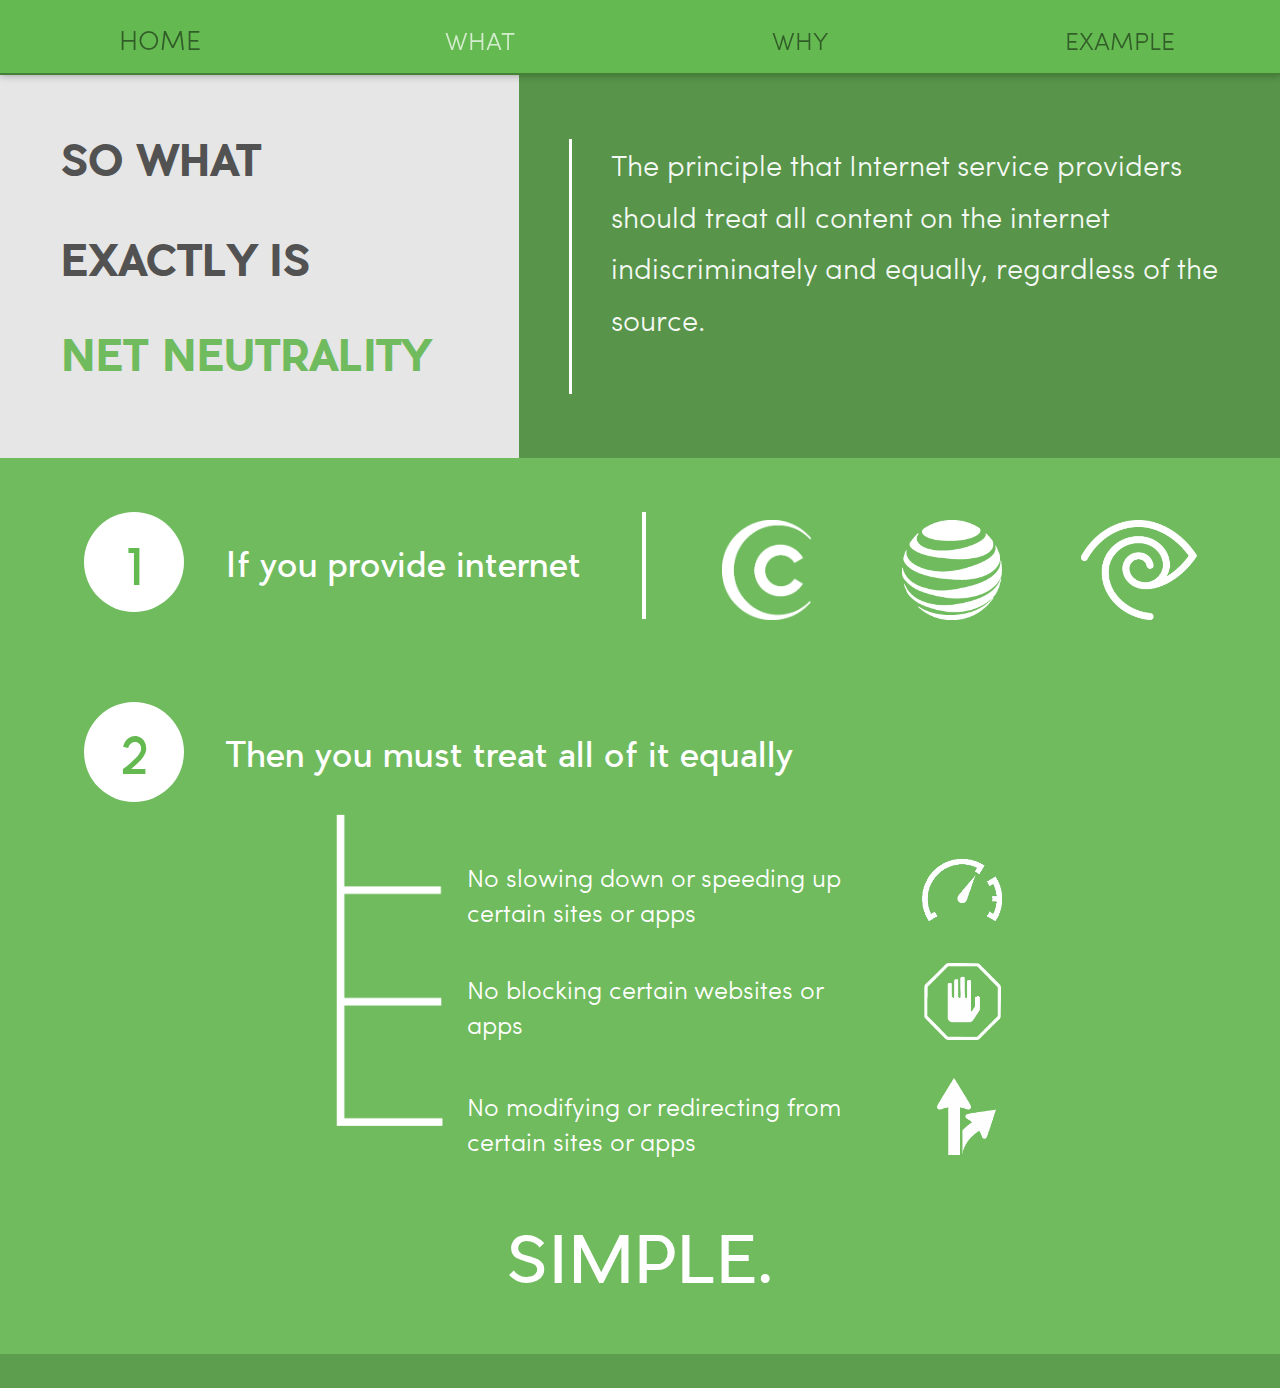
<file: what.html>
<!doctype html>
<html>
<head>
  <meta charset="utf-8">
  <meta name="viewport" content="initial-scale=1.0">
  <title>what</title>
  <link rel="stylesheet" href="css/standardize.css">
  <link rel="stylesheet" href="css/what-grid.css">
  <link rel="stylesheet" href="css/what.css">
<style>
@font-face {
    font-family: 'Pier Sans';
    src: url('/fonts/pier-regular-webfont.eot');
    src: url('/fonts/pier-regular-webfont.eot?#iefix') format('embedded-opentype'),
         url('/fonts/pier-regular-webfont.woff2') format('woff2'),
         url('/fonts/pier-regular-webfont.woff') format('woff'),
         url('/fonts/pier-regular-webfont.ttf') format('truetype'),
         url('/fonts/pier-regular-webfont.svg#pier_sansregular') format('svg');
}
@font-face {
    font-family: 400 2.105em/1.48 'Pier Sans';
    src: url('/fonts/pier-regular-webfont.eot');
    src: url('/fonts/pier-regular-webfont.eot?#iefix') format('embedded-opentype'),
         url('/fonts/pier-regular-webfont.woff2') format('woff2'),
         url('/fonts/pier-regular-webfont.woff') format('woff'),
         url('/fonts/pier-regular-webfont.ttf') format('truetype'),
         url('/fonts/pier-regular-webfont.svg#pier_sansregular') format('svg');
}
@font-face {
    font-family: 2.316em/1.38 PierSans;
    src: url('/fonts/pier-regular-webfont.eot');
    src: url('/fonts/pier-regular-webfont.eot?#iefix') format('embedded-opentype'),
         url('/fonts/pier-regular-webfont.woff2') format('woff2'),
         url('/fonts/pier-regular-webfont.woff') format('woff'),
         url('/fonts/pier-regular-webfont.ttf') format('truetype'),
         url('/fonts/pier-regular-webfont.svg#pier_sansregular') format('svg');
}
@font-face {
    font-family: PierSans;
    src: url('/fonts/pier-regular-webfont.eot');
    src: url('/fonts/pier-regular-webfont.eot?#iefix') format('embedded-opentype'),
         url('/fonts/pier-regular-webfont.woff2') format('woff2'),
         url('/fonts/pier-regular-webfont.woff') format('woff'),
         url('/fonts/pier-regular-webfont.ttf') format('truetype'),
         url('/fonts/pier-regular-webfont.svg#pier_sansregular') format('svg');
}
@font-face {
    font-family: PierSans-Bold;
    src: url('/fonts/pier-bold-webfont.eot');
    src: url('/fonts/pier-bold-webfont.eot?#iefix') format('embedded-opentype'),
         url('/fonts/pier-bold-webfont.woff2') format('woff2'),
         url('/fonts/pier-bold-webfont.woff') format('woff'),
         url('/fonts/pier-bold-webfont.ttf') format('truetype'),
         url('/fonts/pier-bold-webfont.svg#pier_sansbold') format('svg');

} 
@font-face {
    font: normal 1.688em/1.38 Avenir-Light;
    src: url('/fonts/SofiaProLight-webfont.eot');
    src: url('/fonts/SofiaProLight-webfont.eot?#iefix') format('embedded-opentype'),
         url('/fonts/SofiaProLight-webfont.woff2') format('woff2'),
         url('/fonts/SofiaProLight-webfont.woff') format('woff'),
         url('/fonts/SofiaProLight-webfont.ttf') format('truetype'),
         url('/fonts/SofiaProLight-webfont.svg#sofia_prolight') format('svg');

}

@font-face {
    font: normal 1.188em/1.68 Avenir-Light;
    src: url('/fonts/SofiaProLight-webfont.eot');
    src: url('/fonts/SofiaProLight-webfont.eot?#iefix') format('embedded-opentype'),
         url('/fonts/SofiaProLight-webfont.woff2') format('woff2'),
         url('/fonts/SofiaProLight-webfont.woff') format('woff'),
         url('/fonts/SofiaProLight-webfont.ttf') format('truetype'),
         url('/fonts/SofiaProLight-webfont.svg#sofia_prolight') format('svg');

}

@font-face {
    font: normal 1.563em/1.38 Avenir-Light;
    src: url('/fonts/SofiaProLight-webfont.eot');
    src: url('/fonts/SofiaProLight-webfont.eot?#iefix') format('embedded-opentype'),
         url('/fonts/SofiaProLight-webfont.woff2') format('woff2'),
         url('/fonts/SofiaProLight-webfont.woff') format('woff'),
         url('/fonts/SofiaProLight-webfont.ttf') format('truetype'),
         url('/fonts/SofiaProLight-webfont.svg#sofia_prolight') format('svg');

}
@font-face {
    font-family: Avenir-Light;
    src: url('/fonts/SofiaProLight-webfont.eot');
    src: url('/fonts/SofiaProLight-webfont.eot?#iefix') format('embedded-opentype'),
         url('/fonts/SofiaProLight-webfont.woff2') format('woff2'),
         url('/fonts/SofiaProLight-webfont.woff') format('woff'),
         url('/fonts/SofiaProLight-webfont.ttf') format('truetype'),
         url('/fonts/SofiaProLight-webfont.svg#sofia_prolight') format('svg');

}

@font-face {
    font: normal 2.188em/1.38 Avenir-Light;
    src: url('/fonts/SofiaProLight-webfont.eot');
    src: url('/fonts/SofiaProLight-webfont.eot?#iefix') format('embedded-opentype'),
         url('/fonts/SofiaProLight-webfont.woff2') format('woff2'),
         url('/fonts/SofiaProLight-webfont.woff') format('woff'),
         url('/fonts/SofiaProLight-webfont.ttf') format('truetype'),
         url('/fonts/SofiaProLight-webfont.svg#sofia_prolight') format('svg');
}

@font-face {
    font-family: SourceCodePro-Regular;
    src: url('/fonts/anonymous_pro-webfont.eot');
    src: url('/fonts/anonymous_pro-webfont.eot?#iefix') format('embedded-opentype'),
         url('/fonts/anonymous_pro-webfont.woff2') format('woff2'),
         url('/fonts/anonymous_pro-webfont.woff') format('woff'),
         url('/fonts/anonymous_pro-webfont.ttf') format('truetype'),
         url('/fonts/anonymous_pro-webfont.svg#anonymous_proregular') format('svg');
    font-weight: normal;
    font-style: normal;
}
@font-face {
    font: 1.16em/1.78 SourceCodePro-Regular;
    src: url('/fonts/anonymous_pro-webfont.eot');
    src: url('/fonts/anonymous_pro-webfont.eot?#iefix') format('embedded-opentype'),
         url('/fonts/anonymous_pro-webfont.woff2') format('woff2'),
         url('/fonts/anonymous_pro-webfont.woff') format('woff'),
         url('/fonts/anonymous_pro-webfont.ttf') format('truetype'),
         url('/fonts/anonymous_pro-webfont.svg#anonymous_proregular') format('svg');
    font-weight: normal;
    font-style: normal;
}
</style>
</head>
<body class="body page-what clearfix">
  <button onClick="window.location='examples.html';" class="_button _button-1">EXAMPLE</button>
  <button onClick="window.location='why.html';" class="_button _button-2">WHY</button>
  <button onClick="window.location='what.html';" class="_button _button-3">WHAT</button>
  <button onClick="window.location='index.html';" class="_button _button-4">HOME</button>
  <div class="container container-1"></div>
  <div class="element element-1">
    <div class="element">
      <p class="text text-1">NET NEUTRALITY</p>
      <div class="text text-2">
        <p>SO WHAT&nbsp;</p>
        <p>EXACTLY IS</p>
</div>
    </div>
    <div class="container">
      <p class="text text-3">The principle that Internet service providers should treat all content on the internet indiscriminately and equally, regardless of the source.</p>
    </div>
  </div>
  <div class="container container-3 clearfix">
    <div class="container container-4 clearfix">
      <div class="element element-3">
        <p class="text text-4">1</p>
      </div>
      <p class="text text-5">If you provide internet</p>
      <div class="element element-4"></div>
      <div class="element element-5"></div>
      <div class="element element-6"></div>
      <div class="element element-7"></div>
    </div>
    <div class="container container-5 clearfix">
      <div class="element element-8">
        <p class="text text-6">2</p>
      </div>
      <p class="text text-7">Then you must treat all of it equally</p>
    </div>
    <div class="container container-6 clearfix">
      <div class="element element-9"></div>
      <p class="text text-8">No slowing down or speeding up certain sites or apps</p>
      <div class="element element-10"></div>
      <p class="text text-9">No blocking certain websites or apps</p>
      <div class="element element-11"></div>
      <p class="text text-10">No modifying or redirecting from certain sites or apps</p>
      <div class="element element-12"></div>
    </div>
  </div>
  <p class="text text-11">SIMPLE.</p>
  <div class="element element-13"></div>

  <script src="js/jquery-min.js"></script>
</body>
</html>
</file>
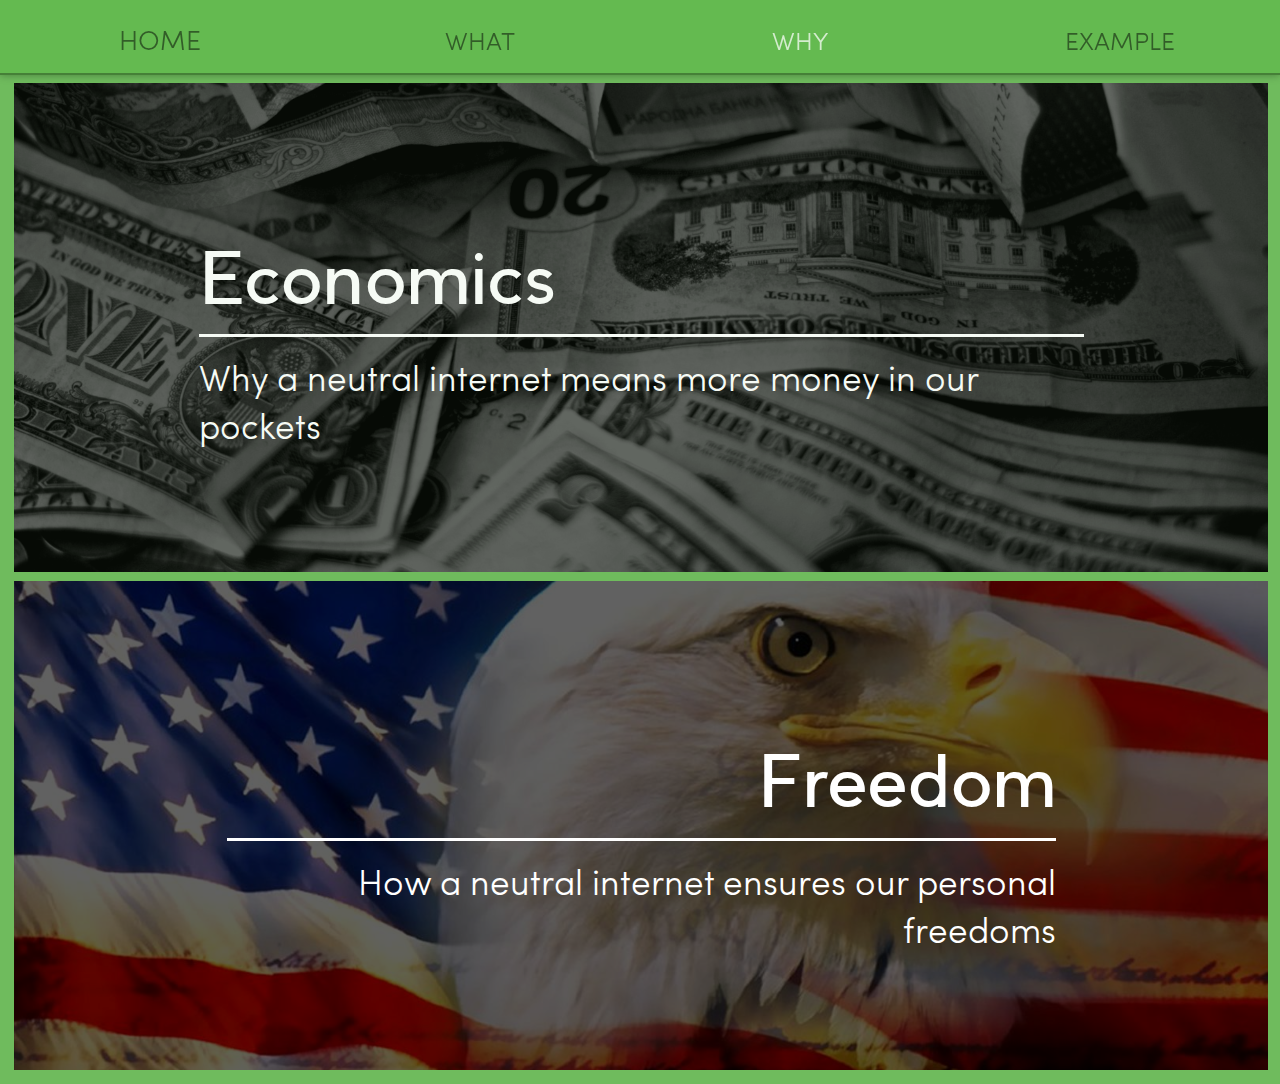
<file: why.html>
<!doctype html>
<html>
<head>
  <meta charset="utf-8">
  <meta name="viewport" content="initial-scale=1.0">
  <title>why</title>
  <link rel="stylesheet" href="css/standardize.css">
  <link rel="stylesheet" href="css/why-grid.css">
  <link rel="stylesheet" href="css/why.css">
<style>
@font-face {
    font-family: 'Pier Sans';
    src: url('/fonts/pier-regular-webfont.eot');
    src: url('/fonts/pier-regular-webfont.eot?#iefix') format('embedded-opentype'),
         url('/fonts/pier-regular-webfont.woff2') format('woff2'),
         url('/fonts/pier-regular-webfont.woff') format('woff'),
         url('/fonts/pier-regular-webfont.ttf') format('truetype'),
         url('/fonts/pier-regular-webfont.svg#pier_sansregular') format('svg');
}
@font-face {
    font-family: 400 2.105em/1.48 'Pier Sans';
    src: url('/fonts/pier-regular-webfont.eot');
    src: url('/fonts/pier-regular-webfont.eot?#iefix') format('embedded-opentype'),
         url('/fonts/pier-regular-webfont.woff2') format('woff2'),
         url('/fonts/pier-regular-webfont.woff') format('woff'),
         url('/fonts/pier-regular-webfont.ttf') format('truetype'),
         url('/fonts/pier-regular-webfont.svg#pier_sansregular') format('svg');
}
@font-face {
    font-family: 2.316em/1.38 PierSans;
    src: url('/fonts/pier-regular-webfont.eot');
    src: url('/fonts/pier-regular-webfont.eot?#iefix') format('embedded-opentype'),
         url('/fonts/pier-regular-webfont.woff2') format('woff2'),
         url('/fonts/pier-regular-webfont.woff') format('woff'),
         url('/fonts/pier-regular-webfont.ttf') format('truetype'),
         url('/fonts/pier-regular-webfont.svg#pier_sansregular') format('svg');
}
@font-face {
    font-family: PierSans;
    src: url('/fonts/pier-regular-webfont.eot');
    src: url('/fonts/pier-regular-webfont.eot?#iefix') format('embedded-opentype'),
         url('/fonts/pier-regular-webfont.woff2') format('woff2'),
         url('/fonts/pier-regular-webfont.woff') format('woff'),
         url('/fonts/pier-regular-webfont.ttf') format('truetype'),
         url('/fonts/pier-regular-webfont.svg#pier_sansregular') format('svg');
}
@font-face {
    font-family: PierSans-Bold;
    src: url('/fonts/pier-bold-webfont.eot');
    src: url('/fonts/pier-bold-webfont.eot?#iefix') format('embedded-opentype'),
         url('/fonts/pier-bold-webfont.woff2') format('woff2'),
         url('/fonts/pier-bold-webfont.woff') format('woff'),
         url('/fonts/pier-bold-webfont.ttf') format('truetype'),
         url('/fonts/pier-bold-webfont.svg#pier_sansbold') format('svg');

} 
@font-face {
    font: normal 1.688em/1.38 Avenir-Light;
    src: url('/fonts/SofiaProLight-webfont.eot');
    src: url('/fonts/SofiaProLight-webfont.eot?#iefix') format('embedded-opentype'),
         url('/fonts/SofiaProLight-webfont.woff2') format('woff2'),
         url('/fonts/SofiaProLight-webfont.woff') format('woff'),
         url('/fonts/SofiaProLight-webfont.ttf') format('truetype'),
         url('/fonts/SofiaProLight-webfont.svg#sofia_prolight') format('svg');

}

@font-face {
    font: normal 1.188em/1.68 Avenir-Light;
    src: url('/fonts/SofiaProLight-webfont.eot');
    src: url('/fonts/SofiaProLight-webfont.eot?#iefix') format('embedded-opentype'),
         url('/fonts/SofiaProLight-webfont.woff2') format('woff2'),
         url('/fonts/SofiaProLight-webfont.woff') format('woff'),
         url('/fonts/SofiaProLight-webfont.ttf') format('truetype'),
         url('/fonts/SofiaProLight-webfont.svg#sofia_prolight') format('svg');

}

@font-face {
    font: normal 1.563em/1.38 Avenir-Light;
    src: url('/fonts/SofiaProLight-webfont.eot');
    src: url('/fonts/SofiaProLight-webfont.eot?#iefix') format('embedded-opentype'),
         url('/fonts/SofiaProLight-webfont.woff2') format('woff2'),
         url('/fonts/SofiaProLight-webfont.woff') format('woff'),
         url('/fonts/SofiaProLight-webfont.ttf') format('truetype'),
         url('/fonts/SofiaProLight-webfont.svg#sofia_prolight') format('svg');

}
@font-face {
    font-family: Avenir-Light;
    src: url('/fonts/SofiaProLight-webfont.eot');
    src: url('/fonts/SofiaProLight-webfont.eot?#iefix') format('embedded-opentype'),
         url('/fonts/SofiaProLight-webfont.woff2') format('woff2'),
         url('/fonts/SofiaProLight-webfont.woff') format('woff'),
         url('/fonts/SofiaProLight-webfont.ttf') format('truetype'),
         url('/fonts/SofiaProLight-webfont.svg#sofia_prolight') format('svg');

}

@font-face {
    font: normal 2.188em/1.38 Avenir-Light;
    src: url('/fonts/SofiaProLight-webfont.eot');
    src: url('/fonts/SofiaProLight-webfont.eot?#iefix') format('embedded-opentype'),
         url('/fonts/SofiaProLight-webfont.woff2') format('woff2'),
         url('/fonts/SofiaProLight-webfont.woff') format('woff'),
         url('/fonts/SofiaProLight-webfont.ttf') format('truetype'),
         url('/fonts/SofiaProLight-webfont.svg#sofia_prolight') format('svg');
}

@font-face {
    font-family: SourceCodePro-Regular;
    src: url('/fonts/anonymous_pro-webfont.eot');
    src: url('/fonts/anonymous_pro-webfont.eot?#iefix') format('embedded-opentype'),
         url('/fonts/anonymous_pro-webfont.woff2') format('woff2'),
         url('/fonts/anonymous_pro-webfont.woff') format('woff'),
         url('/fonts/anonymous_pro-webfont.ttf') format('truetype'),
         url('/fonts/anonymous_pro-webfont.svg#anonymous_proregular') format('svg');
    font-weight: normal;
    font-style: normal;
}
@font-face {
    font: 1.16em/1.78 SourceCodePro-Regular;
    src: url('/fonts/anonymous_pro-webfont.eot');
    src: url('/fonts/anonymous_pro-webfont.eot?#iefix') format('embedded-opentype'),
         url('/fonts/anonymous_pro-webfont.woff2') format('woff2'),
         url('/fonts/anonymous_pro-webfont.woff') format('woff'),
         url('/fonts/anonymous_pro-webfont.ttf') format('truetype'),
         url('/fonts/anonymous_pro-webfont.svg#anonymous_proregular') format('svg');
    font-weight: normal;
    font-style: normal;
}
</style>
</head>
<body class="body page-why clearfix">
  <button onClick="window.location='examples.html';" class="_button _button-1">EXAMPLE</button>
  <button onClick="window.location='why.html';" class="_button _button-2">WHY</button>
  <button onClick="window.location='what.html';" class="_button _button-3">WHAT</button>
  <button onClick="window.location='index.html';" class="_button _button-4">HOME</button>
  <div class="container container-1"></div>
  <div onClick="window.location='economics.html';" class="container container-2 clearfix">
    <div class="element element-1"></div>
    <div class="container container-3 clearfix">
      <p class="text text-1">Economics</p>
      <p class="text text-2">Why a neutral internet means more money in our pockets</p>
    </div>
  </div>
  <div onClick="window.location='freedom.html';" class="container container-4 clearfix">
    <div class="element element-2"></div>
    <div class="container container-5 clearfix">
      <p class="text text-3">Freedom</p>
      <p class="text text-4">How a neutral internet ensures our personal freedoms</p>
    </div>
  </div>
  <div class="element element-3"></div>

  <script src="js/jquery-min.js"></script>
</body>
</html>
</file>
<file: css/index-grid.css>
.fluid-span-1 {
  width: 6.5%;
}

.fluid-span-2 {
  width: 15%;
}

.fluid-span-3 {
  width: 23.5%;
}

.fluid-span-4 {
  width: 32%;
}

.fluid-span-5 {
  width: 40.5%;
}

.fluid-span-6 {
  width: 49%;
}

.fluid-span-7 {
  width: 57.5%;
}

.fluid-span-8 {
  width: 66%;
}

.fluid-span-9 {
  width: 74.5%;
}

.fluid-span-10 {
  width: 83%;
}

.fluid-span-11 {
  width: 91.5%;
}

.fluid-span-12 {
  width: 100%;
}

.fluid-offset-1 {
  margin-left: 8.5%;
}

.fluid-offset-2 {
  margin-left: 17%;
}

.fluid-offset-3 {
  margin-left: 25.5%;
}

.fluid-offset-4 {
  margin-left: 34%;
}

.fluid-offset-5 {
  margin-left: 42.5%;
}

.fluid-offset-6 {
  margin-left: 51%;
}

.fluid-offset-7 {
  margin-left: 59.5%;
}

.fluid-offset-8 {
  margin-left: 68%;
}

.fluid-offset-9 {
  margin-left: 76.5%;
}

.fluid-offset-10 {
  margin-left: 85%;
}

.fluid-offset-11 {
  margin-left: 93.5%;
}
</file>
<file: css/index.css>
body {
  background-color: rgb(100, 186, 80);
  font: normal 1.688em/1.38 Avenir-Light;
  color: rgb(94, 176, 75);
}

.container-2 p {
  margin-bottom: 0.3em;
}

.container-4 p {
  margin-bottom: 1em;
}

.container .container {
  position: relative;
}

.image {
  display: block;
  position: absolute;
  top: 0;
  left: 0;
  right: 0;
  width: 305px;
  height: auto;
  margin: 0 auto;
  overflow: hidden;
}

.text {
  position: absolute;
  left: 0;
  right: 0;
  margin-right: auto;
  margin-left: auto;
  text-align: center;
}

.container-1 {
  width: 906px;
  height: 1010px;
  margin: 0 auto;
}

.container-2 {
  float: left;
  z-index: 5;
  width: 250px;
  height: 250px;
  margin: 146px 0 0 -0.98993%;
  border-radius: 255px;
  background-color: rgb(225, 247, 217);
  -webkit-transition: all .3s;
  -moz-transition: all .3s;
  -o-transition: all .3s;
  -ms-transition: all .3s;
  transition: all .3s;
}

.container-3 {
  float: left;
  clear: both;
  z-index: 3;
  width: 461px;
  height: 457px;
  margin: -126px 0 0 233px;
}

.container-4 {
  float: right;
  clear: both;
  z-index: 9;
  width: 250px;
  height: 250px;
  margin: -694px 2.31616% 0 0;
  border-radius: 223px;
  background-color: rgb(225, 247, 217);
  -webkit-transition: all .3s;
  -moz-transition: all .3s;
  -o-transition: all .3s;
  -ms-transition: all .3s;
  transition: all .3s;
}

.container-4:hover {
  border: 4px solid rgb(137, 229, 118);
  background-color: rgb(225, 247, 217);
}

.container-5 {
  float: left;
  clear: both;
  z-index: 7;
  width: 250px;
  height: 250px;
  margin: -29px 0 0 52.361%;
  border-radius: 190px;
  background-color: rgb(225, 247, 217);
  -webkit-transition: all .3s;
  -moz-transition: all .3s;
  -o-transition: all .3s;
  -ms-transition: all .3s;
  transition: all .3s;
}

.container-2:hover,
.container-5:hover {
  border: 4px solid #89e576;
  background-color: rgb(225, 247, 217);
}

.text-1 {
  top: 0;
  bottom: 0;
  z-index: 4;
  width: 198px;
  height: 85px;
  margin-top: auto;
  margin-bottom: auto;
  font-size: 1em;
  color: rgb(94, 176, 75);
}

.text-2 {
  bottom: 94px;
  z-index: 2;
  font-size: 0.815em;
  color: rgb(225, 247, 217);
}

.text-3 {
  bottom: 131px;
  z-index: 1;
  font-family: PierSans;
  font-size: 1.185em;
  color: rgb(255, 255, 255);
}

.text-4 {
  top: 0;
  bottom: 0;
  z-index: 8;
  width: 139px;
  height: 74px;
  margin-top: auto;
  margin-bottom: auto;
  font-size: 1em;
  line-height: 0.8;
  color: rgb(94, 176, 75);
}

.text-5 {
  top: 0;
  bottom: 0;
  z-index: 6;
  width: 133px;
  height: 82px;
  margin-top: auto;
  margin-bottom: auto;
  font-size: 1em;
  line-height: 1.58;
  color: rgb(94, 176, 75);
}
</file>
<file: css/economics-grid.css>
.fluid-span-1 {
  width: 6.5%;
}

.fluid-span-2 {
  width: 15%;
}

.fluid-span-3 {
  width: 23.5%;
}

.fluid-span-4 {
  width: 32%;
}

.fluid-span-5 {
  width: 40.5%;
}

.fluid-span-6 {
  width: 49%;
}

.fluid-span-7 {
  width: 57.5%;
}

.fluid-span-8 {
  width: 66%;
}

.fluid-span-9 {
  width: 74.5%;
}

.fluid-span-10 {
  width: 83%;
}

.fluid-span-11 {
  width: 91.5%;
}

.fluid-span-12 {
  width: 100%;
}

.fluid-offset-1 {
  margin-left: 8.5%;
}

.fluid-offset-2 {
  margin-left: 17%;
}

.fluid-offset-3 {
  margin-left: 25.5%;
}

.fluid-offset-4 {
  margin-left: 34%;
}

.fluid-offset-5 {
  margin-left: 42.5%;
}

.fluid-offset-6 {
  margin-left: 51%;
}

.fluid-offset-7 {
  margin-left: 59.5%;
}

.fluid-offset-8 {
  margin-left: 68%;
}

.fluid-offset-9 {
  margin-left: 76.5%;
}

.fluid-offset-10 {
  margin-left: 85%;
}

.fluid-offset-11 {
  margin-left: 93.5%;
}
</file>
<file: css/economics.css>
body {
  background-color: rgb(111, 187, 93);
  font: normal 1.188em/1.68 Avenir-Light;
  color: rgb(91, 91, 91);
}

.container .container {
  float: left;
}

.container .element {
  background-repeat: no-repeat;
  background-size: contain;
  background-position: center center;
  background-color: rgba(222, 222, 222, 0);
}

._button {
  display: block;
  position: fixed;
  top: 11px;
  width: 25%;
  height: 47px;
  border-radius: 3px;
  background-color: rgba(222, 222, 222, 0);
  line-height: 1.38;
  text-align: center;
  color: rgba(0, 0, 0, 0.5);
  -webkit-transition: all .3s;
  -moz-transition: all .3s;
  -o-transition: all .3s;
  -ms-transition: all .3s;
  transition: all .3s;
}

._button:hover {
  color: rgba(255, 255, 255, 0.72);
}

.container-1 {
  position: fixed;
  top: 0;
  left: 0;
  z-index: 18;
  width: 100%;
  height: 68px;
  border-bottom: 2px solid rgba(0, 0, 0, 0.31);
  background-color: rgb(100, 186, 80);
  box-shadow: 0 0 8px rgba(0, 0, 0, 0.34);
}

.container-2 {
  position: fixed;
  top: 104px;
  left: 0;
  right: 0;
  z-index: 2;
  width: 546px;
  height: 245px;
  margin: 0 auto;
}

.container-3 {
  width: 91.8333333333%;
  max-width: 1148px;
  margin: 54px auto 0;
}

.container-4 {
  width: 49.001814882%;
  margin-left: 7.96847%;
}

.container-5,
.container-6 {
  width: 91.8333333333%;
  max-width: 1148px;
  margin: 80px auto 0;
}

.container-7 {
  width: 48.9989791288%;
  margin-left: 17.0627299999%;
}

.element-1 {
  float: left;
  width: 206px;
  height: 200px;
  margin: 26px 0 0 0.54087%;
  background-image: url('../images/coins%20(1).png');
}

.element-2 {
  position: relative;
  float: left;
  z-index: 17;
  width: 100%;
  margin-top: 384px;
  padding-bottom: 80px;
  background-color: rgb(255, 255, 255);
  box-shadow: 0 0 8px rgba(0, 0, 0, .5);
}

.element-3 {
  float: left;
  width: 43.0307732092%;
  height: 343px;
  background-image: url('../images/Graphs.png');
}

.element-4 {
  float: right;
  width: 39.5644283121%;
  height: 392px;
  margin-top: -118px;
  background-image: url('../images/Group(2).png');
}

.element-5 {
  float: left;
  width: 33.9382940108%;
  height: 403px;
  background-image: url('../images/Group.png');
}

.text-1 {
  float: left;
  margin: 98px 0 0 6.74794%;
  font: 2.316em/1.38 PierSans;
  text-align: center;
  color: rgb(255, 255, 255);
}

.text-2 {
  float: right;
  width: 99.9942129629%;
  min-height: 89px;
  font: 400 2.105em/1.48 'Pier Sans';
  color: rgb(141, 222, 121);
}

.text-3 {
  float: right;
  clear: both;
  width: 100%;
  margin-top: 17px;
  padding-top: 22px;
  padding-right: 10px;
  border-top: 2px solid rgb(151, 151, 151);
  font-size: 1em;
  color: rgb(91, 91, 91);
}

.text-4 {
  position: relative;
  float: left;
  z-index: 9;
  width: 49%;
  min-height: 89px;
  font: 400 2.105em/1.48 'Pier Sans';
  text-align: right;
  color: rgb(141, 222, 121);
}

.text-5 {
  position: relative;
  float: left;
  clear: both;
  z-index: 8;
  width: 49%;
  margin-top: 17px;
  padding-top: 22px;
  padding-right: 10px;
  border-top: 2px solid rgb(151, 151, 151);
  font-size: 1em;
  text-align: right;
  color: rgb(91, 91, 91);
}

.text-6 {
  float: right;
  width: 100%;
  min-height: 89px;
  font: 400 2.105em/1.48 'Pier Sans';
  color: rgb(141, 222, 121);
}

.text-7 {
  float: right;
  clear: both;
  width: 100%;
  margin-top: 16px;
  padding-top: 22px;
  padding-right: 10px;
  border-top: 2px solid rgb(151, 151, 151);
  font-size: 1em;
  color: rgb(91, 91, 91);
}

._button-1 {
  left: 75%;
  z-index: 22;
  padding-top: 10px;
  font-size: 1.316em;
}

._button-2 {
  left: 50%;
  z-index: 21;
  padding-top: 10px;
  font-size: 1.316em;
}

._button-3 {
  left: 25%;
  z-index: 20;
  padding-top: 10px;
  font-size: 1.316em;
}

._button-4 {
  left: 0;
  z-index: 19;
  padding-top: 6px;
  font-size: 1.421em;
}
</file>
<file: css/examples-grid.css>
.fluid-span-1 {
  width: 6.5%;
}

.fluid-span-2 {
  width: 15%;
}

.fluid-span-3 {
  width: 23.5%;
}

.fluid-span-4 {
  width: 32%;
}

.fluid-span-5 {
  width: 40.5%;
}

.fluid-span-6 {
  width: 49%;
}

.fluid-span-7 {
  width: 57.5%;
}

.fluid-span-8 {
  width: 66%;
}

.fluid-span-9 {
  width: 74.5%;
}

.fluid-span-10 {
  width: 83%;
}

.fluid-span-11 {
  width: 91.5%;
}

.fluid-span-12 {
  width: 100%;
}

.fluid-offset-1 {
  margin-left: 8.5%;
}

.fluid-offset-2 {
  margin-left: 17%;
}

.fluid-offset-3 {
  margin-left: 25.5%;
}

.fluid-offset-4 {
  margin-left: 34%;
}

.fluid-offset-5 {
  margin-left: 42.5%;
}

.fluid-offset-6 {
  margin-left: 51%;
}

.fluid-offset-7 {
  margin-left: 59.5%;
}

.fluid-offset-8 {
  margin-left: 68%;
}

.fluid-offset-9 {
  margin-left: 76.5%;
}

.fluid-offset-10 {
  margin-left: 85%;
}

.fluid-offset-11 {
  margin-left: 93.5%;
}
</file>
<file: css/examples.css>
body {
  background-color: rgb(111, 187, 93);
  font: normal 1.563em/1.38 Avenir-Light;
  color: rgba(0, 0, 0, 0.5);
}

.container {
  position: fixed;
  top: 0;
  left: 0;
  z-index: 1;
  width: 100%;
  height: 75px;
  border-bottom: 2px solid rgba(0, 0, 0, 0.31);
  background-color: rgb(100, 186, 80);
  box-shadow: 0 0 8px rgba(0, 0, 0, 0.34);
}

.element {
  position: relative;
}

._button {
  display: block;
  position: fixed;
  width: 25%;
  height: 47px;
  border-radius: 3px;
  background-color: rgba(222, 222, 222, 0);
  text-align: center;
  -webkit-transition: all .3s;
  -moz-transition: all .3s;
  -o-transition: all .3s;
  -ms-transition: all .3s;
  transition: all .3s;
}

._button:hover {
  color: rgba(255, 255, 255, 0.72);
}

.element-1 {
  z-index: 0;
  width: 800px;
  height: 2868px;
  margin: 156px auto 0;
  background: url('../images/casestudy(8).png') rgb(111, 187, 93);
  background-repeat: no-repeat;
  background-size: contain;
  background-position: center top;
}

.element-2 {
  float: left;
  clear: both;
  z-index: 6;
  width: 100%;
  height: 56px;
  margin-top: 28px;
  background-color: rgba(222, 222, 222, 0);
}

._button-1 {
  top: 11px;
  left: 75%;
  z-index: 5;
  padding-top: 10px;
  font-size: 1em;
  color: rgba(255, 255, 255, 0.72);
}

._button-2 {
  top: 11px;
  left: 50%;
  z-index: 4;
  padding-top: 10px;
  font-size: 1em;
  color: rgba(0, 0, 0, 0.5);
}

._button-3 {
  top: 11px;
  left: 25%;
  z-index: 3;
  padding-top: 10px;
  font-size: 1em;
  color: rgba(0, 0, 0, 0.5);
}

._button-4 {
  top: 13px;
  left: 0;
  z-index: 2;
  padding-top: 6px;
  font-size: 1.08em;
  color: rgba(0, 0, 0, 0.5);
}
</file>
<file: css/freedom-grid.css>
.fluid-span-1 {
  width: 6.5%;
}

.fluid-span-2 {
  width: 15%;
}

.fluid-span-3 {
  width: 23.5%;
}

.fluid-span-4 {
  width: 32%;
}

.fluid-span-5 {
  width: 40.5%;
}

.fluid-span-6 {
  width: 49%;
}

.fluid-span-7 {
  width: 57.5%;
}

.fluid-span-8 {
  width: 66%;
}

.fluid-span-9 {
  width: 74.5%;
}

.fluid-span-10 {
  width: 83%;
}

.fluid-span-11 {
  width: 91.5%;
}

.fluid-span-12 {
  width: 100%;
}

.fluid-offset-1 {
  margin-left: 8.5%;
}

.fluid-offset-2 {
  margin-left: 17%;
}

.fluid-offset-3 {
  margin-left: 25.5%;
}

.fluid-offset-4 {
  margin-left: 34%;
}

.fluid-offset-5 {
  margin-left: 42.5%;
}

.fluid-offset-6 {
  margin-left: 51%;
}

.fluid-offset-7 {
  margin-left: 59.5%;
}

.fluid-offset-8 {
  margin-left: 68%;
}

.fluid-offset-9 {
  margin-left: 76.5%;
}

.fluid-offset-10 {
  margin-left: 85%;
}

.fluid-offset-11 {
  margin-left: 93.5%;
}
</file>
<file: css/freedom.css>
body {
  background-color: rgb(111, 187, 93);
  font: normal 1.188em/1.68 Avenir-Light;
  color: rgb(91, 91, 91);
}

.container .container {
  float: left;
}

.container .element {
  background-repeat: no-repeat;
  background-size: contain;
  background-position: center center;
  background-color: rgba(222, 222, 222, 0);
}

._button {
  display: block;
  position: fixed;
  top: 11px;
  width: 25%;
  height: 47px;
  border-radius: 3px;
  background-color: rgba(222, 222, 222, 0);
  line-height: 1.38;
  text-align: center;
  color: rgba(0, 0, 0, 0.5);
  -webkit-transition: all .3s;
  -moz-transition: all .3s;
  -o-transition: all .3s;
  -ms-transition: all .3s;
  transition: all .3s;
}

._button:hover {
  color: rgba(255, 255, 255, 0.72);
}

.container-1 {
  position: fixed;
  top: 0;
  left: 0;
  z-index: 16;
  width: 100%;
  height: 68px;
  border-bottom: 2px solid rgba(0, 0, 0, 0.31);
  background-color: rgb(100, 186, 80);
  box-shadow: 0 0 8px rgba(0, 0, 0, 0.34);
}

.container-2 {
  width: 91.8333333333%;
  max-width: 1148px;
  margin: 54px auto 0;
}

.container-3 {
  width: 52.2686025408%;
  margin-left: 4.70168%;
}

.container-4,
.container-5 {
  width: 91.8333333333%;
  max-width: 1148px;
  margin: 80px auto 0;
}

.container-6 {
  width: 57.4410163339%;
  margin-left: 5.171%;
}

.element-1 {
  position: fixed;
  top: 128px;
  left: 0;
  right: 0;
  width: 100%;
  height: 167px;
  margin: 0 auto;
  background: url('../images/FREEDOM!%20+%20sound.png') rgba(222, 222, 222, 0);
  background-repeat: no-repeat;
  background-size: contain;
  background-position: center center;
}

.element-2 {
  position: relative;
  z-index: 15;
  width: 100%;
  margin: 370px auto 0;
  padding-bottom: 80px;
  background-color: rgb(255, 255, 255);
  box-shadow: 0 0 8px rgba(0, 0, 0, .5);
}

.element-3 {
  float: left;
  width: 43.0307732092%;
  height: 343px;
  background-image: url('../images/Group(4).png');
}

.element-4 {
  float: right;
  width: 34.1197822141%;
  height: 392px;
  margin-top: -118px;
  background-image: url('../images/Group%201.png');
}

.element-5 {
  float: left;
  width: 37.3865698729%;
  height: 592px;
  background-image: url('../images/Group3.png');
}

.text-1 {
  float: right;
  width: 99.9942129629%;
  font: 400 2.105em/1.48 'Pier Sans';
  color: rgb(141, 222, 121);
}

.text-2 {
  float: right;
  clear: both;
  width: 100%;
  margin-top: 17px;
  padding-top: 22px;
  padding-right: 10px;
  border-top: 2px solid rgb(151, 151, 151);
  font-size: 1em;
  color: rgb(91, 91, 91);
}

.text-3 {
  position: relative;
  float: left;
  z-index: 7;
  width: 56.7150635208%;
  min-height: 89px;
  font: 400 2.105em/1.48 'Pier Sans';
  text-align: right;
  color: rgb(141, 222, 121);
}

.text-4 {
  position: relative;
  float: left;
  clear: both;
  z-index: 6;
  width: 56.7150635208%;
  margin-top: 17px;
  padding-top: 22px;
  padding-right: 10px;
  border-top: 2px solid rgb(151, 151, 151);
  font-size: 1em;
  text-align: right;
  color: rgb(91, 91, 91);
}

.text-5 {
  float: right;
  width: 100%;
  min-height: 89px;
  font: 400 2.105em/1.48 'Pier Sans';
  color: rgb(141, 222, 121);
}

.text-6 {
  float: right;
  clear: both;
  width: 100%;
  margin-top: 16px;
  padding-top: 22px;
  padding-right: 10px;
  border-top: 2px solid rgb(151, 151, 151);
  font-size: 1em;
  color: rgb(91, 91, 91);
}

._button-1 {
  left: 75%;
  z-index: 20;
  padding-top: 10px;
  font-size: 1.316em;
}

._button-2 {
  left: 50%;
  z-index: 19;
  padding-top: 10px;
  font-size: 1.316em;
}

._button-3 {
  left: 25%;
  z-index: 18;
  padding-top: 10px;
  font-size: 1.316em;
}

._button-4 {
  left: 0;
  z-index: 17;
  padding-top: 6px;
  font-size: 1.421em;
}
</file>
<file: css/what-grid.css>
.fluid-span-1 {
  width: 6.5%;
}

.fluid-span-2 {
  width: 15%;
}

.fluid-span-3 {
  width: 23.5%;
}

.fluid-span-4 {
  width: 32%;
}

.fluid-span-5 {
  width: 40.5%;
}

.fluid-span-6 {
  width: 49%;
}

.fluid-span-7 {
  width: 57.5%;
}

.fluid-span-8 {
  width: 66%;
}

.fluid-span-9 {
  width: 74.5%;
}

.fluid-span-10 {
  width: 83%;
}

.fluid-span-11 {
  width: 91.5%;
}

.fluid-span-12 {
  width: 100%;
}

.fluid-offset-1 {
  margin-left: 8.5%;
}

.fluid-offset-2 {
  margin-left: 17%;
}

.fluid-offset-3 {
  margin-left: 25.5%;
}

.fluid-offset-4 {
  margin-left: 34%;
}

.fluid-offset-5 {
  margin-left: 42.5%;
}

.fluid-offset-6 {
  margin-left: 51%;
}

.fluid-offset-7 {
  margin-left: 59.5%;
}

.fluid-offset-8 {
  margin-left: 68%;
}

.fluid-offset-9 {
  margin-left: 76.5%;
}

.fluid-offset-10 {
  margin-left: 85%;
}

.fluid-offset-11 {
  margin-left: 93.5%;
}
</file>
<file: css/what.css>
body {
  background-color: rgb(111, 187, 93);
  font: normal 1.563em/1.38 Avenir-Light;
  color: rgb(255, 255, 255);
}

.element {
  float: left;
}

.element .container {
  position: relative;
  float: left;
  width: 59.4166666666%;
  height: 383px;
}

.element .element {
  position: relative;
  width: 40.5833333333%;
  height: 383px;
  background-color: rgb(230, 230, 230);
}

.element .text {
  position: absolute;
}

.text-2 p {
  margin-bottom: 1em;
}

._button {
  display: block;
  position: fixed;
  width: 25%;
  height: 47px;
  border-radius: 3px;
  background-color: rgba(222, 222, 222, 0);
  text-align: center;
  -webkit-transition: all .3s;
  -moz-transition: all .3s;
  -o-transition: all .3s;
  -ms-transition: all .3s;
  transition: all .3s;
}

._button:hover {
  color: rgba(255, 255, 255, 0.72);
}

.container-1 {
  position: fixed;
  top: 0;
  left: 0;
  z-index: 29;
  width: 100%;
  height: 75px;
  border-bottom: 2px solid rgba(0, 0, 0, 0.31);
  background-color: rgb(100, 186, 80);
  box-shadow: 0 0 8px rgba(0, 0, 0, 0.34);
}

.container-3 {
  position: relative;
  z-index: 27;
  width: 1158px;
  height: 683px;
  margin: 476px auto 0;
}

.container-4 {
  width: 100%;
  height: 190px;
  margin: 0 auto;
}

.container-5 {
  position: relative;
  float: left;
  clear: both;
  z-index: 26;
  width: 100%;
  height: 190px;
}

.container-6 {
  position: relative;
  float: left;
  clear: both;
  z-index: 22;
  width: 64.25%;
  height: 346px;
  margin: -45px 0 0 209px;
}

.element-1 {
  position: relative;
  z-index: 6;
  width: 100%;
  height: 383px;
  margin-top: 75px;
  background-color: rgba(0, 0, 0, 0.2);
  overflow: visible;
}

.element-10 {
  position: relative;
  z-index: 17;
  width: 80px;
  height: 70px;
  margin: -271px 0 0 87.63231%;
  background: url('../images/Layer%201.png') rgba(222, 222, 222, 0);
  background-repeat: no-repeat;
  background-size: contain;
  background-position: center center;
}

.element-11 {
  position: relative;
  z-index: 19;
  width: 88px;
  height: 77px;
  margin: -163px 0 0 648px;
  background: url('../images/Layer%203.png') rgba(222, 222, 222, 0);
  background-repeat: no-repeat;
  background-size: contain;
  background-position: center center;
}

.element-12 {
  position: relative;
  z-index: 21;
  width: 65px;
  height: 77px;
  margin: -48px 0 0 77px;
  background: url('../images/Layer%204.png') rgba(222, 222, 222, 0);
  background-repeat: no-repeat;
  background-size: contain;
  background-position: center center;
}

.element-13 {
  position: relative;
  clear: both;
  z-index: 0;
  width: 100%;
  height: 34px;
  margin-top: 49px;
  background-color: rgba(0, 0, 0, 0.16);
}

.element-4 {
  position: relative;
  clear: both;
  z-index: 10;
  width: 4px;
  height: 107px;
  margin: -100px 0 0 581px;
  background-color: rgb(255, 255, 255);
}

.element-5 {
  position: relative;
  z-index: 11;
  width: 100px;
  height: 100px;
  margin: -92px 0 0 76px;
  background: url('../images/Layer%208.png') rgba(222, 222, 222, 0);
  background-repeat: no-repeat;
  background-size: contain;
  background-position: left top;
}

.element-6 {
  width: 100px;
  height: 100px;
  margin: -92px 0 0 80px;
  background: url('../images/attvector.png') rgba(222, 222, 222, 0);
  background-repeat: no-repeat;
  background-size: contain;
  background-position: center center;
}

.element-7 {
  width: 118px;
  height: 100px;
  margin: -92px 0 0 78px;
  background: url('../images/Layer%207.png') rgba(222, 222, 222, 0);
  background-repeat: no-repeat;
  background-size: contain;
  background-position: center center;
}

.element-3,
.element-8 {
  position: relative;
  width: 100px;
  height: 100px;
  margin: 36px 0 0 23px;
  border-radius: 66px;
  background-color: rgb(255, 255, 255);
}

.element-9 {
  position: relative;
  z-index: 15;
  width: 21.7898832684%;
  height: 312px;
  margin: 3px 0 0 66px;
  background: url('../images/Path%206%20+%20Path%207%20+%20Path%208.png') rgba(222, 222, 222, 0);
  background-repeat: no-repeat;
  background-size: contain;
  background-position: left top;
}

.text-1 {
  top: 252px;
  left: 61px;
  z-index: 2;
  font-family: PierSans-Bold;
  font-size: 1.68em;
  color: rgb(111, 187, 93);
}

.text-10 {
  position: relative;
  float: left;
  z-index: 20;
  width: 390px;
  height: 68px;
  margin: -37px 0 0 26.41339%;
  font-size: 1em;
  color: rgb(255, 255, 255);
}

.text-11 {
  position: relative;
  z-index: 28;
  width: 24.0833333333%;
  margin: 59px auto 0;
  font-family: PierSans;
  font-size: 2.52em;
  text-align: center;
  color: rgb(255, 255, 255);
}

.text-2 {
  top: 57px;
  left: 61px;
  z-index: 1;
  font-family: PierSans-Bold;
  font-size: 1.68em;
  color: rgb(82, 82, 82);
}

.text-3 {
  top: 0;
  bottom: 0;
  left: 50px;
  z-index: 4;
  width: 92.9873772791%;
  height: 255px;
  margin: auto 0;
  padding-right: 10px;
  padding-left: 39px;
  border-left: 3px solid rgb(255, 255, 255);
  font-size: 1.16em;
  line-height: 1.78;
  color: rgba(255, 255, 255, 0.94);
  word-break: normal;
}

.text-4 {
  top: 0;
  bottom: 0;
  left: 0;
  right: 0;
  z-index: 7;
  width: 100px;
  margin: auto;
  padding-top: 31px;
  font: 1.96em/1 PierSans;
  text-align: center;
  color: rgb(100, 186, 80);
}

.text-5 {
  position: relative;
  float: left;
  z-index: 9;
  width: 46.398503274%;
  margin: 66px 0 0 42px;
  font-family: 'Pier Sans';
  font-size: 1.36em;
  font-weight: 400;
  color: rgb(255, 255, 255);
}

.text-6 {
  top: 0;
  bottom: 0;
  left: 0;
  right: 0;
  z-index: 23;
  width: 100px;
  margin: auto;
  padding-top: 30px;
  font: 1.96em/1 PierSans;
  text-align: center;
  color: rgb(100, 186, 80);
}

.text-7 {
  float: left;
  width: 589px;
  margin: 66px 0 0 42px;
  font-family: 'Pier Sans';
  font-size: 1.36em;
  font-weight: 400;
  color: rgb(255, 255, 255);
}

.text-8 {
  position: relative;
  float: left;
  clear: both;
  z-index: 16;
  width: 413px;
  height: 68px;
  margin: -266px 0 0 26.41339%;
  font-size: 1em;
  color: rgb(255, 255, 255);
}

.text-9 {
  position: relative;
  float: left;
  z-index: 18;
  width: 400px;
  height: 68px;
  margin: -154px 0 0 26.41339%;
  font-size: 1em;
  color: rgb(255, 255, 255);
}

._button-1 {
  top: 11px;
  left: 75%;
  z-index: 33;
  padding-top: 10px;
  font-size: 1em;
  color: rgba(0, 0, 0, 0.5);
}

._button-2 {
  top: 11px;
  left: 50%;
  z-index: 32;
  padding-top: 10px;
  font-size: 1em;
  color: rgba(0, 0, 0, 0.5);
}

._button-3 {
  top: 11px;
  left: 25%;
  z-index: 31;
  padding-top: 10px;
  font-size: 1em;
  color: rgba(255, 255, 255, 0.72);
}

._button-4 {
  top: 13px;
  left: 0;
  z-index: 30;
  padding-top: 6px;
  font-size: 1.08em;
  color: rgba(0, 0, 0, 0.5);
}

@media(max-width: 835px) {
  .element .container {
    width: 59.4011976047%;
    height: 316px;
    margin-top: 292px;
    margin-left: 0.01497%;
  }

  .container .container-5 {
    position: relative;
    z-index: 26;
  }

  .container .container-6 {
    position: relative;
    z-index: 22;
  }

  .container .element-10 {
    position: relative;
    z-index: 17;
  }

  .container .element-11 {
    position: relative;
    z-index: 19;
  }

  .container .element-12 {
    position: relative;
    z-index: 21;
  }

  .container .element-4 {
    position: relative;
    z-index: 10;
  }

  .container .element-5 {
    position: relative;
    z-index: 11;
  }

  .container .element-9 {
    position: relative;
    z-index: 15;
  }

  .container .text-10 {
    position: relative;
    z-index: 20;
  }

  .container .text-3 {
    top: 0;
    bottom: 0;
    margin-top: auto;
    margin-bottom: auto;
  }

  .container .text-5 {
    position: relative;
    z-index: 9;
  }

  .container .text-8 {
    position: relative;
    z-index: 16;
  }

  .container .text-9 {
    position: relative;
    z-index: 18;
  }

  .container-3 {
    position: relative;
    float: left;
    clear: both;
    z-index: 27;
    margin-top: 78px;
    margin-right: 0;
    margin-left: 0;
  }

  .element .text-4,
  .element .text-6 {
    top: 0;
    bottom: 0;
    left: 0;
    right: 0;
    margin: auto;
  }

  .element-1 {
    position: relative;
    z-index: 6;
    height: 608px;
    margin-top: 76px;
  }

  .element-13 {
    position: relative;
    clear: none;
    z-index: 0;
    margin-top: -92px;
  }

  .text-11 {
    position: relative;
    float: left;
    clear: both;
    z-index: 28;
    margin-top: -227px;
    margin-right: 0;
    margin-left: 37.95846%;
  }
}
</file>
<file: css/why-grid.css>
.fluid-span-1 {
  width: 6.5%;
}

.fluid-span-2 {
  width: 15%;
}

.fluid-span-3 {
  width: 23.5%;
}

.fluid-span-4 {
  width: 32%;
}

.fluid-span-5 {
  width: 40.5%;
}

.fluid-span-6 {
  width: 49%;
}

.fluid-span-7 {
  width: 57.5%;
}

.fluid-span-8 {
  width: 66%;
}

.fluid-span-9 {
  width: 74.5%;
}

.fluid-span-10 {
  width: 83%;
}

.fluid-span-11 {
  width: 91.5%;
}

.fluid-span-12 {
  width: 100%;
}

.fluid-offset-1 {
  margin-left: 8.5%;
}

.fluid-offset-2 {
  margin-left: 17%;
}

.fluid-offset-3 {
  margin-left: 25.5%;
}

.fluid-offset-4 {
  margin-left: 34%;
}

.fluid-offset-5 {
  margin-left: 42.5%;
}

.fluid-offset-6 {
  margin-left: 51%;
}

.fluid-offset-7 {
  margin-left: 59.5%;
}

.fluid-offset-8 {
  margin-left: 68%;
}

.fluid-offset-9 {
  margin-left: 76.5%;
}

.fluid-offset-10 {
  margin-left: 85%;
}

.fluid-offset-11 {
  margin-left: 93.5%;
}
</file>
<file: css/why.css>
body {
  background-color: rgb(111, 187, 93);
  font: normal 2.188em/1.38 Avenir-Light;
  color: rgb(255, 255, 255);
}

.container .container {
  position: absolute;
  top: 0;
  bottom: 0;
  left: 0;
  width: 100%;
  margin: auto 0;
}

.container .element {
  height: 489px;
  background-color: rgba(0, 0, 0, 0.62);
  -webkit-transition: all .3s;
  -moz-transition: all .3s;
  -o-transition: all .3s;
  -ms-transition: all .3s;
  transition: all .3s;
}

.container .element:hover {
  border-top-width: 0;
  border-right-width: 0;
  border-bottom-width: 0;
  border-left-width: 0;
  border-style: none;
  background-color: rgba(0, 0, 0, 0.62);
}

.element {
  position: relative;
  float: left;
  width: 100%;
}

.text {
  margin-right: auto;
  margin-left: auto;
  color: rgb(255, 255, 255);
}

._button {
  display: block;
  position: fixed;
  width: 25%;
  height: 47px;
  border-radius: 3px;
  background-color: rgba(222, 222, 222, 0);
  text-align: center;
  -webkit-transition: all .3s;
  -moz-transition: all .3s;
  -o-transition: all .3s;
  -ms-transition: all .3s;
  transition: all .3s;
}

._button:hover {
  color: rgba(255, 255, 255, 0.72);
}

.container-1 {
  position: fixed;
  top: 0;
  left: 0;
  z-index: 11;
  width: 100%;
  height: 75px;
  border-bottom: 2px solid rgba(0, 0, 0, 0.31);
  background-color: rgb(100, 186, 80);
  box-shadow: 0 0 8px rgba(0, 0, 0, 0.34);
}

.container-2 {
  position: relative;
  float: left;
  z-index: 10;
  width: 98%;
  height: 489px;
  margin: 83px 0 0 1.0807291666%;
  background: url('../images/3407402643_f787566bb8_o.jpg') rgb(108, 163, 211);
  background-size: cover;
  background-position: center center;
  opacity: 0.94;
  -webkit-transition: all .3s;
  -moz-transition: all .3s;
  -o-transition: all .3s;
  -ms-transition: all .3s;
  transition: all .3s;
}

.container-2:hover {
  border-bottom-width: 0;
  border-bottom-style: none;
  box-shadow: 0 0 10px 2px rgba(0, 0, 0, .5);
}

.container-3 {
  z-index: 9;
  height: 172px;
}

.container-4 {
  position: relative;
  float: left;
  clear: both;
  z-index: 5;
  width: 98%;
  height: 489px;
  margin: 9px 0 0 1.08073%;
  background: url('../images/7194886870_6132c30f99_o.jpg') rgb(108, 163, 211);
  background-size: cover;
  background-position: center center;
  -webkit-transition: all .3s;
  -moz-transition: all .3s;
  -o-transition: all .3s;
  -ms-transition: all .3s;
  transition: all .3s;
}

.container-4:hover {
  border-bottom-width: 0;
  border-bottom-style: none;
  box-shadow: 0 0 5px 1px rgba(0, 0, 0, 0.5);
}

.container-5 {
  z-index: 4;
  height: 165px;
}

.element-1 {
  z-index: 6;
}

.element-2 {
  z-index: 1;
}

.element-3 {
  clear: both;
  z-index: 0;
  height: 14px;
  background-color: rgb(111, 187, 93);
}

.text-1 {
  width: 885px;
  margin-top: -10px;
  font-family: PierSans;
  font-size: 2em;
}

.text-2 {
  width: 885px;
  margin-top: 6px;
  padding-top: 16px;
  border-top: 3px solid rgb(255, 255, 255);
  font-size: 1em;
}

.text-3 {
  width: 829px;
  margin-top: -8px;
  font-family: PierSans;
  font-size: 2em;
  text-align: right;
}

.text-4 {
  width: 829px;
  margin-top: 6px;
  padding-top: 16px;
  border-top: 3px solid rgb(255, 255, 255);
  font-size: 1em;
  text-align: right;
}

._button-1 {
  top: 11px;
  left: 75%;
  z-index: 15;
  padding-top: 10px;
  font-size: 0.714em;
  color: rgba(0, 0, 0, 0.5);
}

._button-2 {
  top: 11px;
  left: 50%;
  z-index: 14;
  padding-top: 10px;
  font-size: 0.714em;
  color: rgba(255, 255, 255, 0.72);
}

._button-3 {
  top: 11px;
  left: 25%;
  z-index: 13;
  padding-top: 10px;
  font-size: 0.714em;
  color: rgba(0, 0, 0, 0.5);
}

._button-4 {
  top: 13px;
  left: 0;
  z-index: 12;
  padding-top: 6px;
  font-size: 0.771em;
  color: rgba(0, 0, 0, 0.5);
}
</file>
<file: css/standardize.css>
/*! normalize.css v2.1.0 | MIT License | git.io/normalize */

/* ==========================================================================
   HTML5 display definitions
   ========================================================================== */

/**
 * Correct `block` display not defined in IE 8/9.
 */

article,
aside,
details,
figcaption,
figure,
footer,
header,
hgroup,
main,
nav,
section,
summary {
    display: block;
}

/**
 * Correct `inline-block` display not defined in IE 8/9.
 */

audio,
canvas,
video {
    display: inline-block;
}

/**
 * Prevent modern browsers from displaying `audio` without controls.
 * Remove excess height in iOS 5 devices.
 */

audio:not([controls]) {
    display: none;
    height: 0;
}

/**
 * Address styling not present in IE 8/9.
 */

[hidden] {
    display: none;
}

/* ==========================================================================
   Base
   ========================================================================== */

/**
 * 1. Set default font family to sans-serif.
 * 2. Prevent iOS text size adjust after orientation change, without disabling
 *    user zoom.
 * 3. Ensure that the HTML is always 100% height. This fixed body height issues in Chrome for example.
 */

html {
    font-family: sans-serif; /* 1 */
    -webkit-text-size-adjust: 100%; /* 2 */
    -ms-text-size-adjust: 100%; /* 2 */
    min-height: 100%;
}

/**
 * Remove default margin.
 */

body {
    margin: 0;
}

/* ==========================================================================
   Links
   ========================================================================== */

/**
 * Address `outline` inconsistency between Chrome and other browsers.
 */

a:focus {
    outline: thin dotted;
}

/**
 * Improve readability when focused and also mouse hovered in all browsers.
 */

a:active,
a:hover {
    outline: 0;
}

/* ==========================================================================
   Typography
   ========================================================================== */

/**
 * Address variable `h1` font-size and margin within `section` and `article`
 * contexts in Firefox 4+, Safari 5, and Chrome.
 */

h1 {
    font-size: 2em;
    margin: 0.67em 0;
}

/**
 * Address styling not present in IE 8/9, Safari 5, and Chrome.
 */

abbr[title] {
    border-bottom: 1px dotted;
}

/**
 * Address style set to `bolder` in Firefox 4+, Safari 5, and Chrome.
 */

b,
strong {
    font-weight: bold;
}

/**
 * Address styling not present in Safari 5 and Chrome.
 */

dfn {
    font-style: italic;
}

/**
 * Address differences between Firefox and other browsers.
 */

hr {
    -moz-box-sizing: content-box;
    box-sizing: content-box;
    height: 0;
}

/**
 * Address styling not present in IE 8/9.
 */

mark {
    background: #ff0;
    color: #000;
}

/**
 * Correct font family set oddly in Safari 5 and Chrome.
 */

code,
kbd,
pre,
samp {
    font-family: monospace, serif;
    font-size: 1em;
}

/**
 * Improve readability of pre-formatted text in all browsers.
 */

pre {
    white-space: pre-wrap;
}

/**
 * Set consistent quote types.
 */

q {
    quotes: "\201C" "\201D" "\2018" "\2019";
}

/**
 * Address inconsistent and variable font size in all browsers.
 */

small {
    font-size: 80%;
}

/**
 * Prevent `sub` and `sup` affecting `line-height` in all browsers.
 */

sub,
sup {
    font-size: 75%;
    line-height: 0;
    position: relative;
    vertical-align: baseline;
}

sup {
    top: -0.5em;
}

sub {
    bottom: -0.25em;
}

/* ==========================================================================
   Embedded content
   ========================================================================== */

/**
 * Remove border when inside `a` element in IE 8/9.
 */

img {
    border: 0;
}

/**
 * Correct overflow displayed oddly in IE 9.
 */

svg:not(:root) {
    overflow: hidden;
}

/* ==========================================================================
   Figures
   ========================================================================== */

/**
 * Address margin not present in IE 8/9 and Safari 5.
 */

figure {
    margin: 0;
}

/* ==========================================================================
   Forms
   ========================================================================== */

/**
 * Define consistent border, margin, and padding.
 */
fieldset {
    margin: 0 2px;
    padding: 0.35em 0.625em 0.75em;
}

/**
 * 1. Correct `color` not being inherited in IE 8/9.
 * 2. Remove padding so people aren't caught out if they zero out fieldsets.
 */

legend {
    border: 0; /* 1 */
    padding: 0; /* 2 */
}

/**
 * 1. Correct font family not being inherited in all browsers.
 * 2. Correct font size not being inherited in all browsers.
 * 3. Address margins set differently in Firefox 4+, Safari 5, and Chrome.
 */

button,
input,
select,
textarea {
    font-family: inherit; /* 1 */
    font-size: 100%; /* 2 */
    font-weight: inherit; /* 1 */
    margin: 0; /* 3 */
    padding: 0;
}

/**
 * Remove the default button background color that browsers set
 */

button {
    background: transparent;
}

/**
 * Address Firefox 4+ setting `line-height` on `input` using `!important` in
 * the UA stylesheet.
 */

button,
input {
    line-height: normal;
}

/**
 * Address inconsistent `text-transform` inheritance for `button` and `select`.
 * All other form control elements do not inherit `text-transform` values.
 * Correct `button` style inheritance in Chrome, Safari 5+, and IE 8+.
 * Correct `select` style inheritance in Firefox 4+ and Opera.
 */

button,
select {
    text-transform: none;
}

/**
 * Make sure selects don't get the default browser styles.
 */
select {
  -webkit-appearance: none;
}


/**
 * 1. Avoid the WebKit bug in Android 4.0.* where (2) destroys native `audio`
 *    and `video` controls.
 * 2. Correct inability to style clickable `input` types in iOS.
 * 3. Improve usability and consistency of cursor style between image-type
 *    `input` and others.
 */

button,
html input[type="button"], /* 1 */
input[type="reset"],
input[type="submit"] {
    -webkit-appearance: button; /* 2 */
    cursor: pointer; /* 3 */
}

/**
 * Re-set default cursor for disabled elements.
 */

button[disabled],
html input[disabled] {
    cursor: default;
}

/**
 * 1. Address box sizing set to `content-box` in IE 8/9.
 * 2. Remove excess padding in IE 8/9.
 */

input[type="checkbox"],
input[type="radio"] {
    box-sizing: border-box; /* 1 */
    padding: 0; /* 2 */
}

/**
 * 1. Address `appearance` set to `searchfield` in Safari 5 and Chrome.
 * 2. Address `box-sizing` set to `border-box` in Safari 5 and Chrome
 *    (include `-moz` to future-proof).
 */

input[type="search"] {
    -webkit-appearance: textfield; /* 1 */
    -moz-box-sizing: content-box;
    -webkit-box-sizing: content-box; /* 2 */
    box-sizing: content-box;
}

/**
 * Remove inner padding and search cancel button in Safari 5 and Chrome
 * on OS X.
 */

input[type="search"]::-webkit-search-cancel-button,
input[type="search"]::-webkit-search-decoration {
    -webkit-appearance: none;
}

/**
 * Remove inner padding and border in Firefox 4+.
 */

button::-moz-focus-inner,
input::-moz-focus-inner {
    border: 0;
    padding: 0;
}

/**
 * 1. Remove default vertical scrollbar in IE 8/9.
 * 2. Improve readability and alignment in all browsers.
 * 3. Disable resizing by default.
 */

textarea {
    overflow: auto; /* 1 */
    vertical-align: top; /* 2 */
    resize: none; /* 3 */
}

/* ==========================================================================
   Tables
   ========================================================================== */

/**
 * Remove most spacing between table cells.
 */

table {
    border-collapse: collapse;
    border-spacing: 0;
}



html, body, div, span, applet, object, iframe,
h1, h2, h3, h4, h5, h6, p, blockquote, pre,
a, abbr, acronym, address, big, cite, code,
del, dfn, em, font, img, ins, kbd, q, s, samp,
small, strike, strong, sub, sup, tt, var,
dl, dt, dd, ol, ul, li,
fieldset, form, label, legend,
table, caption, tbody, tfoot, thead, tr, th, td {
  margin: 0;
  padding: 0;
  border: 0;
  outline: 0;
  font-weight: inherit;
  font-style: inherit;
  font-size: 100%;
  font-family: inherit;
  vertical-align: baseline;
}
/* remember to define focus styles! */
:focus {
  outline: 0;
}
body {
  line-height: 1;
  color: black;
  background: white;
}
ol, ul, li {
  list-style: none;
}
/* tables still need 'cellspacing="0"' in the markup */
table {
  border-collapse: separate;
  border-spacing: 0;
}
caption, th, td {
  text-align: left;
  font-weight: normal;
}
blockquote:before, blockquote:after,
q:before, q:after {
  content: "";
}
blockquote, q {
  quotes: "" "";
}
a,
a:hover,
a:visited {
  text-decoration: none;
}
button,
input,
fieldset,
textarea,
select {
  font-size: inherit;
  color: inherit;
  border: none;
  border-radius: 0;
}
img {
  width: 100%;
  height: auto;
}
.clearfix:before, .clearfix:after { content: ""; display: table; }
.clearfix:after { clear: both; }
.clearfix { *zoom: 1; }

* {
  -moz-box-sizing: border-box;
  box-sizing: border-box;
}
</file>
